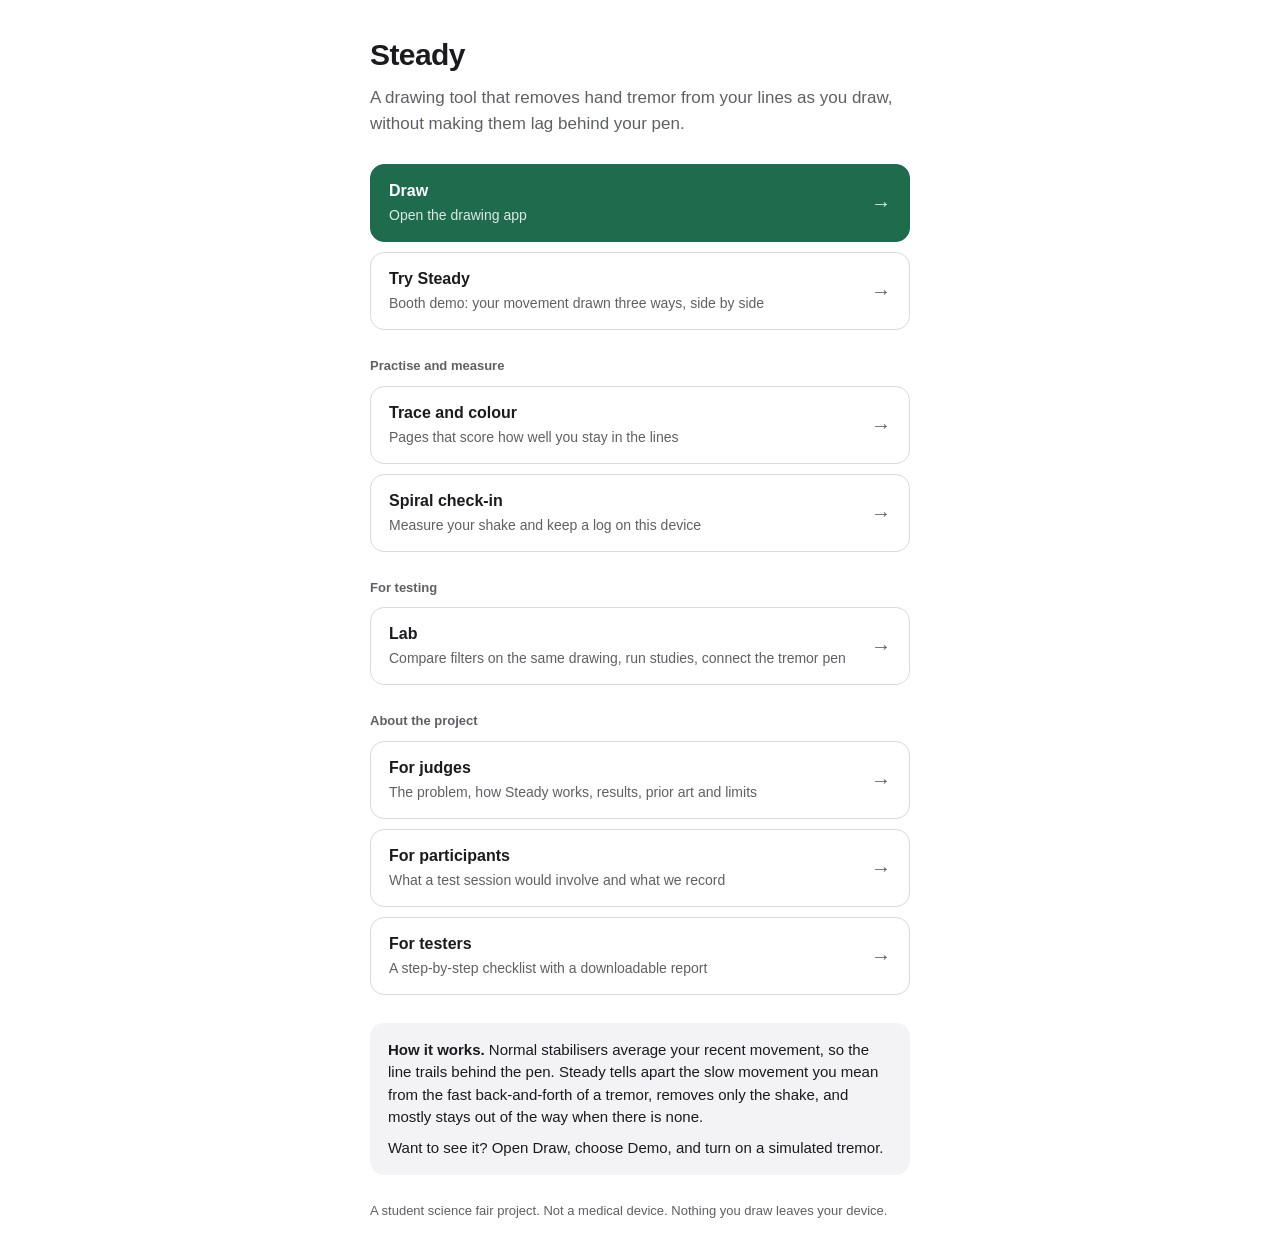
<file: index.html>
<!doctype html>
<html lang="en">
<head>
<meta charset="utf-8">
<meta name="viewport" content="width=device-width, initial-scale=1">
<meta name="color-scheme" content="light">
<meta name="description" content="Steady: a drawing tool that removes hand tremor from your lines as you draw, without making them lag.">
<link rel="manifest" href="manifest.webmanifest">
<link rel="apple-touch-icon" href="icons/apple-touch-icon.png">
<meta name="theme-color" content="#1f6b4e">
<title>Steady</title>
<style>
  :root { --ink: #1b1b1f; --muted: #5f6066; --line: #d9d9de; --panel-2: #f3f3f5; --steady: #1f6b4e; }
  * { box-sizing: border-box; }
  body { margin: 0; min-height: 100vh; display: grid; place-items: center; background: #fff; color: var(--ink);
    font: 16px/1.5 -apple-system, BlinkMacSystemFont, "Segoe UI", Roboto, "Helvetica Neue", Arial, sans-serif;
    padding: 32px 16px; -webkit-font-smoothing: antialiased; }
  main { width: 100%; max-width: 540px; }
  h1 { font-size: 30px; font-weight: 650; letter-spacing: -.02em; margin: 0 0 8px; }
  .lead { margin: 0 0 28px; color: var(--muted); font-size: 17px; }
  h2 { font-size: 13px; font-weight: 650; color: var(--muted); margin: 26px 0 10px; }
  a.go { display: flex; align-items: center; justify-content: space-between; gap: 16px; min-height: 64px; padding: 14px 18px;
    border: 1px solid var(--line); border-radius: 14px; color: var(--ink); text-decoration: none; margin-bottom: 10px; }
  a.go:hover { border-color: var(--ink); }
  a.go b { font-weight: 600; display: block; }
  a.go span { font-size: 14px; color: var(--muted); }
  a.go .arrow { font-size: 20px; color: var(--muted); }
  a.go.primary { background: var(--steady); border-color: var(--steady); color: #fff; min-height: 76px; }
  a.go.primary span, a.go.primary .arrow { color: rgba(255,255,255,.85); }
  a.go:focus-visible { outline: 2px solid var(--ink); outline-offset: 3px; }
  .how { margin: 28px 0 0; padding: 16px 18px; background: var(--panel-2); border-radius: 14px; font-size: 15px; }
  .how p { margin: 0 0 8px; } .how p:last-child { margin: 0; }
  footer { margin-top: 26px; font-size: 13px; color: var(--muted); }
</style>
</head>
<body>
<main>
  <h1>Steady</h1>
  <p class="lead">A drawing tool that removes hand tremor from your lines as you draw, without making them lag behind your pen.</p>

  <a class="go primary" href="draw.html"><div><b>Draw</b><span>Open the drawing app</span></div><span class="arrow" aria-hidden="true">→</span></a>

  <a class="go" href="booth.html"><div><b>Try Steady</b><span>Booth demo: your movement drawn three ways, side by side</span></div><span class="arrow" aria-hidden="true">→</span></a>

  <h2>Practise and measure</h2>
  <a class="go" href="trace.html"><div><b>Trace and colour</b><span>Pages that score how well you stay in the lines</span></div><span class="arrow" aria-hidden="true">→</span></a>
  <a class="go" href="checkin.html"><div><b>Spiral check-in</b><span>Measure your shake and keep a log on this device</span></div><span class="arrow" aria-hidden="true">→</span></a>

  <h2>For testing</h2>
  <a class="go" href="lab.html"><div><b>Lab</b><span>Compare filters on the same drawing, run studies, connect the tremor pen</span></div><span class="arrow" aria-hidden="true">→</span></a>

  <h2>About the project</h2>
  <a class="go" href="judges.html"><div><b>For judges</b><span>The problem, how Steady works, results, prior art and limits</span></div><span class="arrow" aria-hidden="true">→</span></a>
  <a class="go" href="participants.html"><div><b>For participants</b><span>What a test session would involve and what we record</span></div><span class="arrow" aria-hidden="true">→</span></a>
  <a class="go" href="testers.html"><div><b>For testers</b><span>A step-by-step checklist with a downloadable report</span></div><span class="arrow" aria-hidden="true">→</span></a>

  <div class="how">
    <p><b>How it works.</b> Normal stabilisers average your recent movement, so the line trails behind the pen. Steady
      tells apart the slow movement you mean from the fast back-and-forth of a tremor, removes only the shake, and
      mostly stays out of the way when there is none.</p>
    <p>Want to see it? Open Draw, choose Demo, and turn on a simulated tremor.</p>
  </div>

  <footer>A student science fair project. Not a medical device. Nothing you draw leaves your device.</footer>
</main>
<script>if ('serviceWorker' in navigator) navigator.serviceWorker.register('sw.js').catch(() => {});</script>
</body>
</html>
</file>
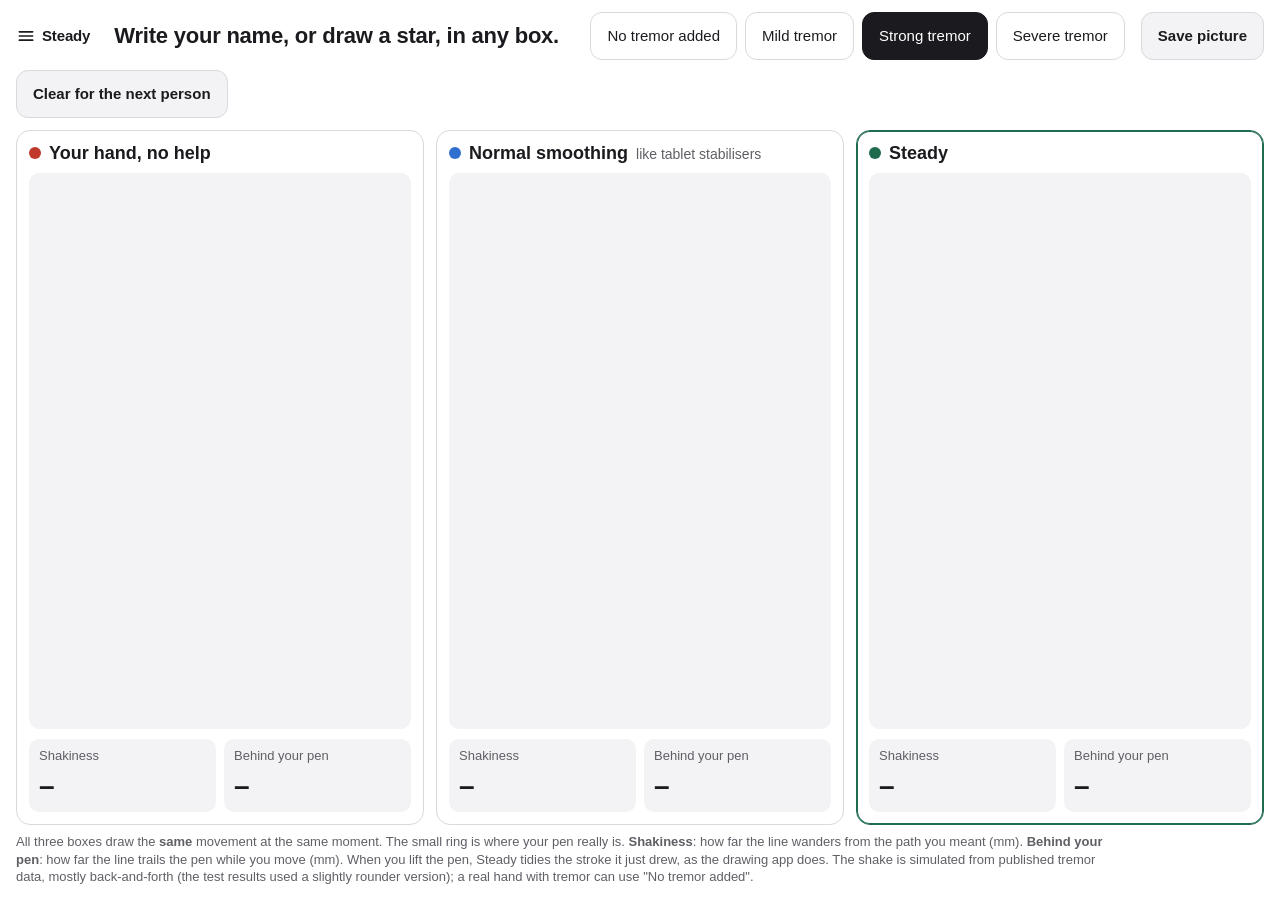
<file: booth.html>
<!doctype html>
<html lang="en">
<head>
<meta charset="utf-8">
<meta name="viewport" content="width=device-width, initial-scale=1, viewport-fit=cover">
<meta name="color-scheme" content="light">
<link rel="manifest" href="manifest.webmanifest">
<link rel="apple-touch-icon" href="icons/apple-touch-icon.png">
<meta name="theme-color" content="#1f6b4e">
<title>Try Steady</title>
<link rel="stylesheet" href="css/booth.css?v=26">
</head>
<body>
<header class="bar">
  <button class="mark site-menu" data-site-menu title="All pages">Steady</button>
  <p id="prompt" class="prompt" aria-live="polite">Write your name, or draw a star, in any box.</p>
  <div class="hand" role="group" aria-label="Simulated tremor added to your hand"></div>
  <button id="savePic" class="next">Save picture</button>
  <button id="next" class="next">Clear for the next person</button>
</header>

<main class="panels">
  <section class="panel" data-k="raw">
    <h2><span class="dot raw"></span>Your hand, no help</h2>
    <div class="pad"><canvas aria-label="Drawing area: your hand with no help"></canvas></div>
    <dl class="stats"><div><dt>Shakiness</dt><dd data-s="wob">–</dd></div><div><dt>Behind your pen</dt><dd data-s="lag">–</dd></div></dl>
  </section>
  <section class="panel" data-k="ema">
    <h2><span class="dot ema"></span>Normal smoothing <small>like tablet stabilisers</small></h2>
    <div class="pad"><canvas aria-label="Drawing area: normal smoothing"></canvas></div>
    <dl class="stats"><div><dt>Shakiness</dt><dd data-s="wob">–</dd></div><div><dt>Behind your pen</dt><dd data-s="lag">–</dd></div></dl>
  </section>
  <section class="panel steady" data-k="steady">
    <h2><span class="dot steady"></span>Steady <small id="hz"></small></h2>
    <div class="pad"><canvas aria-label="Drawing area: Steady"></canvas></div>
    <dl class="stats"><div><dt>Shakiness</dt><dd data-s="wob">–</dd></div><div><dt>Behind your pen</dt><dd data-s="lag">–</dd></div></dl>
  </section>
</main>

<footer class="foot">
  <p>All three boxes draw the <b>same</b> movement at the same moment. The small ring is where your pen really is.
    <b>Shakiness</b>: how far the line wanders from the path you meant (mm). <b>Behind your pen</b>: how far the line trails the pen while you move (mm). When you lift the pen, Steady tidies the
    stroke it just drew, as the drawing app does.
    The shake is simulated from published tremor data, mostly back-and-forth (the test results used a slightly rounder
    version); a real hand with tremor can use "No tremor added".</p>
</footer>

<script type="module" src="js/booth.js?v=26"></script>
<script type="module" src="js/sitemenu.js?v=26"></script>
<script>if ('serviceWorker' in navigator) navigator.serviceWorker.register('sw.js').catch(() => {});</script>
</body>
</html>
</file>
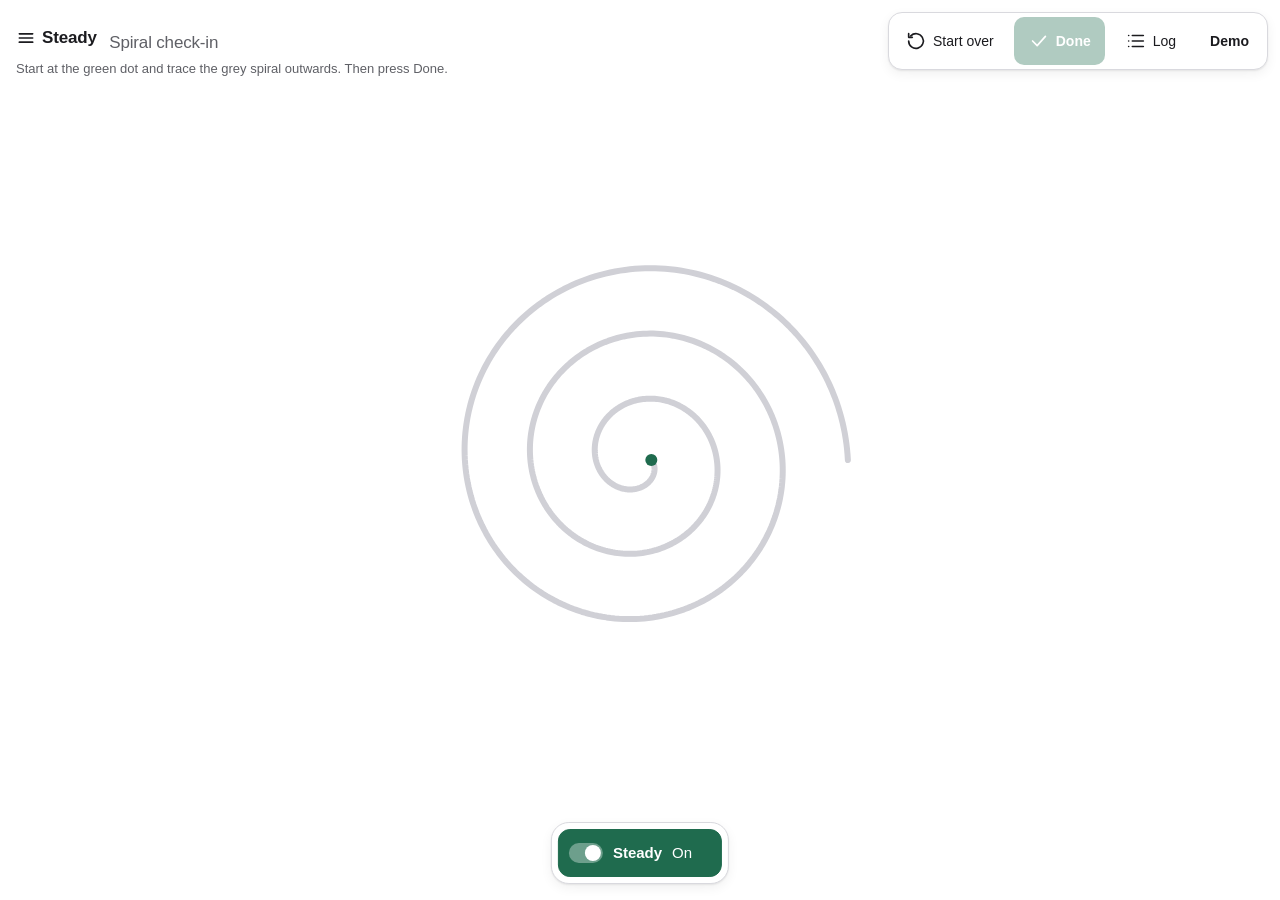
<file: checkin.html>
<!doctype html>
<html lang="en">
<head>
<meta charset="utf-8">
<meta name="viewport" content="width=device-width, initial-scale=1, viewport-fit=cover">
<meta name="color-scheme" content="light">
<link rel="manifest" href="manifest.webmanifest">
<link rel="apple-touch-icon" href="icons/apple-touch-icon.png">
<meta name="theme-color" content="#1f6b4e">
<title>Spiral check-in</title>
<link rel="stylesheet" href="css/draw.css?v=26">
<link rel="stylesheet" href="css/pages.css?v=26">
</head>
<body class="page">
<svg width="0" height="0" style="position:absolute" aria-hidden="true">
  <symbol id="i-restart" viewBox="0 0 24 24"><path d="M4 12a8 8 0 1 0 2.3-5.6"/><path d="M4 4v4h4"/></symbol>
  <symbol id="i-check" viewBox="0 0 24 24"><path d="m5 12 5 5 9-10"/></symbol>
  <symbol id="i-list" viewBox="0 0 24 24"><path d="M8 6h12M8 12h12M8 18h12"/><path d="M4 6h.01M4 12h.01M4 18h.01"/></symbol>
</svg>

<canvas id="guide" aria-hidden="true"></canvas>
<canvas id="ghost" aria-hidden="true"></canvas>
<canvas id="ink" aria-label="Spiral drawing area"></canvas>

<header class="top" data-ui>
  <div class="brand">
    <span class="mark"><button class="back site-menu" data-site-menu title="All pages">Steady</button> <span class="mark-sub">Spiral check-in</span></span>
    <span id="status" class="status" aria-live="polite">Trace the grey spiral from the centre outwards, then press Done.</span>
  </div>
  <div class="actions">
    <button id="restart" class="icon" title="Clear and start again"><svg><use href="#i-restart"/></svg><span>Start over</span></button>
    <button id="done" class="icon primary keep" disabled title="Measure this spiral"><svg><use href="#i-check"/></svg><span>Done</span></button>
    <button id="logBtn" class="icon" title="Your saved check-ins"><svg><use href="#i-list"/></svg><span>Log</span></button>
    <button id="demoBtn" class="icon keep" aria-haspopup="true" aria-expanded="false" title="Demonstration settings"><span>Demo</span></button>
  </div>
</header>

<nav class="dock" data-ui aria-label="Tools">
  <button id="steady" class="steady" role="switch" aria-checked="true" aria-label="Steady" title="Turn the tremor filter on or off">
    <span class="knob" aria-hidden="true"></span><span class="lbl">Steady</span><span id="steadyState" class="state">On</span>
  </button>
</nav>

<section id="sheet" class="sheet" aria-label="Result" hidden>
  <p class="pop-title">This check-in</p>
  <p class="big"><b id="rShake">–</b><span id="rShakeNote">shake size</span></p>
  <dl class="nums">
    <div><dt>Shake speed</dt><dd id="rHz">–</dd></div>
    <div><dt>Time</dt><dd id="rDur">–</dd></div>
    <div><dt>Off the spiral, your hand</dt><dd id="rErrRaw">–</dd></div>
    <div><dt>Off the spiral, with Steady</dt><dd id="rErrSteady">–</dd></div>
  </dl>
  <p id="rWarn" class="warn" hidden></p>
  <p id="rCal" class="fine" hidden>Real size is not set on this device, so millimetres assume a standard laptop screen.
    <button id="calNow" class="link-btn">Set real size</button></p>
  <div class="row">
    <button id="saveEntry" class="text primary">Save to my log</button>
    <button id="again" class="text">Try again</button>
  </div>
  <p class="fine">A personal record of how your drawing changes, not a medical test.</p>
</section>

<section id="logPanel" class="panel" aria-label="Check-in log" hidden>
  <div class="panel-in">
    <div class="panel-head"><h2>Your check-ins</h2><button id="logClose" class="text">Close</button></div>
    <p class="fine">Shake size over time (mm). Saved only on this device. Entries made with simulated tremor are marked "demo"; entries made before the real size was set are marked "size not set".</p>
    <canvas id="chart" class="chart" aria-label="Chart of shake size over time"></canvas>
    <div class="tablewrap"><table class="log"><thead><tr><th>Date</th><th>Shake</th><th>Speed</th><th>Off spiral (hand / Steady)</th><th>Note</th><th></th></tr></thead>
      <tbody id="logBody"></tbody></table></div>
    <p id="logEmpty" class="empty" hidden>No check-ins yet. Trace a spiral and press Done, then Save.</p>
    <div class="row"><button id="exportCsv" class="text">Download as CSV</button></div>
  </div>
</section>

<div id="demoPop" class="pop demo" role="dialog" aria-label="Demonstration settings" hidden>
  <p class="pop-title">Demonstration</p>
  <p class="pop-note">Adds an artificial shake so you can try the check-in. Saved entries are marked "demo".</p>
  <button id="synOn" class="row-switch" role="switch" aria-checked="false"><span>Simulate tremor</span><span class="mini"><span class="knob"></span></span></button>
  <div id="presetList" class="presets" role="group" aria-label="Kind of tremor to simulate"></div>
  <button id="ghostOn" class="row-switch" role="switch" aria-checked="false"><span>Show the raw, shaky line</span><span class="mini"><span class="knob"></span></span></button>
</div>

<script type="module" src="js/checkin.js?v=26"></script>
<script>if ('serviceWorker' in navigator) navigator.serviceWorker.register('sw.js').catch(() => {});</script>
<script type="module" src="js/sitemenu.js?v=26"></script>
</body>
</html>
</file>
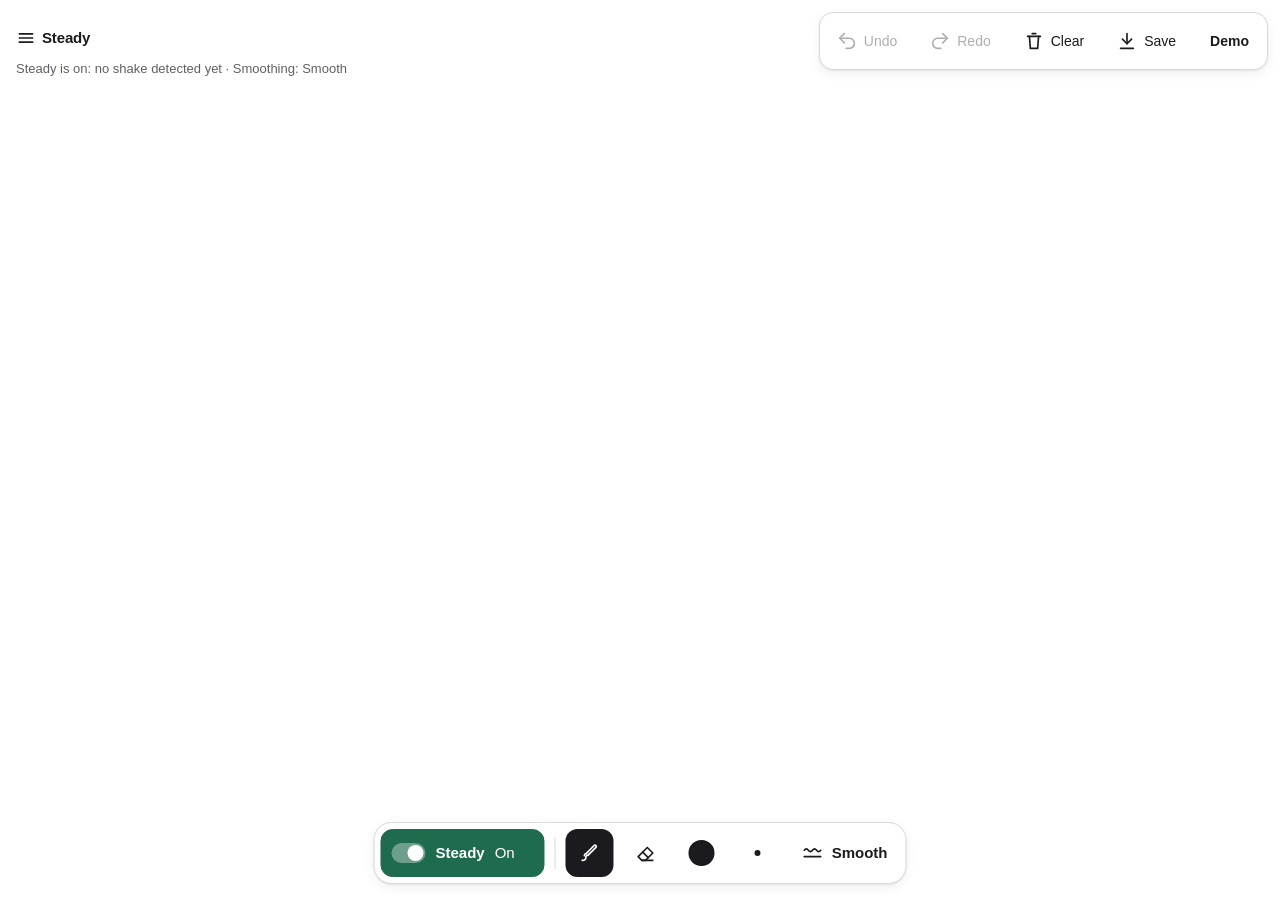
<file: draw.html>
<!doctype html>
<html lang="en">
<head>
<meta charset="utf-8">
<meta name="viewport" content="width=device-width, initial-scale=1, viewport-fit=cover">
<meta name="color-scheme" content="light">
<link rel="manifest" href="manifest.webmanifest">
<link rel="apple-touch-icon" href="icons/apple-touch-icon.png">
<meta name="theme-color" content="#1f6b4e">
<title>Steady</title>
<link rel="stylesheet" href="css/draw.css?v=26">
</head>
<body>
<svg width="0" height="0" style="position:absolute" aria-hidden="true">
  <symbol id="i-undo" viewBox="0 0 24 24"><path d="M9 14 4 9l5-5"/><path d="M4 9h10.5a5.5 5.5 0 0 1 0 11H11"/></symbol>
  <symbol id="i-redo" viewBox="0 0 24 24"><path d="m15 14 5-5-5-5"/><path d="M20 9H9.5a5.5 5.5 0 0 0 0 11H13"/></symbol>
  <symbol id="i-clear" viewBox="0 0 24 24"><path d="M5 7h14"/><path d="M10 4h4"/><path d="M7 7l1 13h8l1-13"/></symbol>
  <symbol id="i-save" viewBox="0 0 24 24"><path d="M12 4v11"/><path d="m7 10 5 5 5-5"/><path d="M5 20h14"/></symbol>
  <symbol id="i-brush" viewBox="0 0 24 24"><path d="M4 20c2.5 0 4-1.2 4-3.2 0-1.3 1-2.3 2.3-2.3"/><path d="M10.3 14.5 19 5.8a1.4 1.4 0 0 0-2-2L8.4 12.6"/><path d="M8.4 12.6c-1.2.2-2 1.1-2 2.3"/></symbol>
  <symbol id="i-smooth" viewBox="0 0 24 24"><path d="M3 9c1.5-2 3-2 4.5 0s3 2 4.5 0 3-2 4.5 0 3 2 4.5 0"/><path d="M3 16h18"/></symbol>
  <symbol id="i-eraser" viewBox="0 0 24 24"><path d="m8 20-4-4 10-10 6 6-8 8z"/><path d="M8 20h12"/><path d="m9 11 6 6"/></symbol>
</svg>

<canvas id="ghost" aria-hidden="true"></canvas>
<canvas id="race" aria-hidden="true"></canvas>
<canvas id="ink" aria-label="Drawing canvas"></canvas>

<header class="top" data-ui>
  <div class="brand">
    <button class="mark site-menu" data-site-menu title="All pages">Steady</button>
    <span id="status" class="status" aria-live="polite">Tremor filter on</span>
  </div>
  <div class="actions">
    <button id="undo" class="icon" title="Undo (Ctrl/Cmd+Z)" aria-label="Undo"><svg><use href="#i-undo"/></svg><span>Undo</span></button>
    <button id="redo" class="icon" title="Redo (Shift+Ctrl/Cmd+Z)" aria-label="Redo"><svg><use href="#i-redo"/></svg><span>Redo</span></button>
    <button id="clear" class="icon" title="Clear the page" aria-label="Clear"><svg><use href="#i-clear"/></svg><span id="clearLbl">Clear</span></button>
    <button id="save" class="icon" title="Save as PNG" aria-label="Save as PNG"><svg><use href="#i-save"/></svg><span>Save</span></button>
    <button id="demoBtn" class="icon keep" aria-haspopup="true" aria-expanded="false" title="Demonstration settings"><span>Demo</span></button>
  </div>
</header>

<nav class="dock" data-ui aria-label="Tools">
  <button id="steady" class="steady" role="switch" aria-checked="true" aria-label="Steady" title="Turn the tremor filter on or off (S)">
    <span class="knob" aria-hidden="true"></span><span class="lbl">Steady</span><span id="steadyState" class="state">On</span>
  </button>
  <span class="sep" aria-hidden="true"></span>
  <button id="toolBrush" class="tool on" aria-pressed="true" title="Brush (B)" aria-label="Brush"><svg><use href="#i-brush"/></svg></button>
  <button id="toolEraser" class="tool" aria-pressed="false" title="Eraser (E)" aria-label="Eraser"><svg><use href="#i-eraser"/></svg></button>
  <button id="colorBtn" class="tool" aria-haspopup="true" aria-expanded="false" title="Colour" aria-label="Colour"><span id="colorChip" class="chip"></span></button>
  <button id="sizeBtn" class="tool" aria-haspopup="true" aria-expanded="false" title="Brush size ([ and ])" aria-label="Brush size"><span id="sizeDot" class="dot"></span></button>
  <button id="smoothBtn" class="tool wide" aria-haspopup="true" aria-expanded="false" title="Line: smoothing and shake style" aria-label="Smoothing"><svg><use href="#i-smooth"/></svg><span id="smoothLbl">Smooth</span><b id="smoothBadge" class="badge" aria-hidden="true">1</b></button>
</nav>

<aside id="shakeCard" class="shake-card" aria-label="Your shake" hidden>
  <p class="pop-title">Your shake</p>
  <p id="shakeLine" class="shake-line">No clear shake yet</p>
  <dl class="shake-nums">
    <div><dt>Frequency</dt><dd id="shakeHz">&ndash;</dd></div>
    <div><dt>Size</dt><dd id="shakeMm">&ndash;</dd></div>
  </dl>
  <canvas id="shakeTrace" aria-hidden="true"></canvas>
  <p class="shake-cap">Last 2 s of drawing: your hand minus the Steady line (dark: side to side, grey: up and down)</p>
</aside>

<aside id="raceCard" class="shake-card race-card" aria-label="Lag race" hidden>
  <p class="pop-title">Lag race</p>
  <p class="race-key"><span class="key-item"><span class="sw sw-steady" id="raceSwatch"></span>Steady</span><span class="key-item"><span class="sw sw-stab"></span>Typical stabiliser</span></p>
  <dl class="shake-nums">
    <div><dt>Steady</dt><dd id="raceS">&ndash;</dd></div>
    <div><dt>Stabiliser</dt><dd id="raceR">&ndash;</dd></div>
  </dl>
  <p id="raceCap" class="shake-cap">How far each line is from your pen. Turn on Simulate tremor and draw quickly.</p>
</aside>

<div id="colorPop" class="pop" role="dialog" aria-label="Colour" hidden><div class="swatches" id="swatches"></div></div>
<div id="sizePop" class="pop" role="dialog" aria-label="Brush size" hidden><div class="sizes" id="sizes"></div></div>
<div id="smoothPop" class="pop list" role="dialog" aria-label="Line settings" hidden>
  <p class="pop-title">Smoothing</p>
  <p class="pop-note">While you draw, Steady keeps the line fast. When you lift the pen, the stroke can settle into a smoother line. The amount follows the shake Steady has measured.</p>
  <div id="smoothList" class="presets" role="group" aria-label="Smoothing amount"></div>
  <div id="styleSection" hidden>
  <p class="pop-title">Shake style <span class="tag">experimental</span></p>
  <p class="pop-note">Steady separates your shake from the line you meant. Instead of only deleting it, it can become part of the brush. The line still goes where you meant it to.</p>
  <p id="styleNote" class="pop-note warn-note" hidden>Turn Steady on to use a shake style.</p>
  <div id="styleList" class="presets" role="group" aria-label="Shake style"></div>
  </div>
</div>
<div id="demoPop" class="pop demo" role="dialog" aria-label="Demonstration settings" hidden>
  <p class="pop-title">Demonstration</p>
  <p class="pop-note">Adds an artificial shake to your input so you can see what Steady removes. Leave it off for real use.</p>
  <button id="synOn" class="row-switch" role="switch" aria-checked="false"><span>Simulate tremor</span><span class="mini"><span class="knob"></span></span></button>
  <div id="presetList" class="presets" role="group" aria-label="Kind of tremor to simulate"></div>
  <button id="ghostOn" class="row-switch" role="switch" aria-checked="false"><span>Show the raw, shaky line</span><span class="mini"><span class="knob"></span></span></button>
  <button id="shakeOn" class="row-switch" role="switch" aria-checked="false"><span>Show "Your shake" card</span><span class="mini"><span class="knob"></span></span></button>
  <button id="raceOn" class="row-switch" role="switch" aria-checked="false"><span>Lag race: also draw a typical stabiliser's line</span><span class="mini"><span class="knob"></span></span></button>
  <button id="expOn" class="row-switch" role="switch" aria-checked="false"><span>Show experimental shake styles (future work)</span><span class="mini"><span class="knob"></span></span></button>
  <button id="replayBtn" class="row-btn" title="Watch your last stroke again, slowed down (R)"><svg><use href="#i-redo"/></svg><span>Replay last stroke in slow motion</span></button>
  <button id="saveBA" class="row-btn" title="One picture: your raw input on the left, the Steady line on the right"><svg><use href="#i-save"/></svg><span>Save before/after picture</span></button>
  <button id="calBtn" class="row-btn" title="Match a card so millimetres are real on this screen"><span>Set real size (match a card)</span></button>
  <p id="calNote" class="pop-note"></p>
  <p class="pop-foot">More: <a href="trace.html">Trace and colour</a> · <a href="checkin.html">Spiral check-in</a> · <a href="lab.html">Lab</a></p>
</div>

<div id="flash" class="flash" role="status" aria-live="polite" hidden></div>

<script type="module" src="js/draw.js?v=26"></script>
<script>if ('serviceWorker' in navigator) navigator.serviceWorker.register('sw.js').catch(() => {});</script>
<script type="module" src="js/sitemenu.js?v=26"></script>
</body>
</html>
</file>
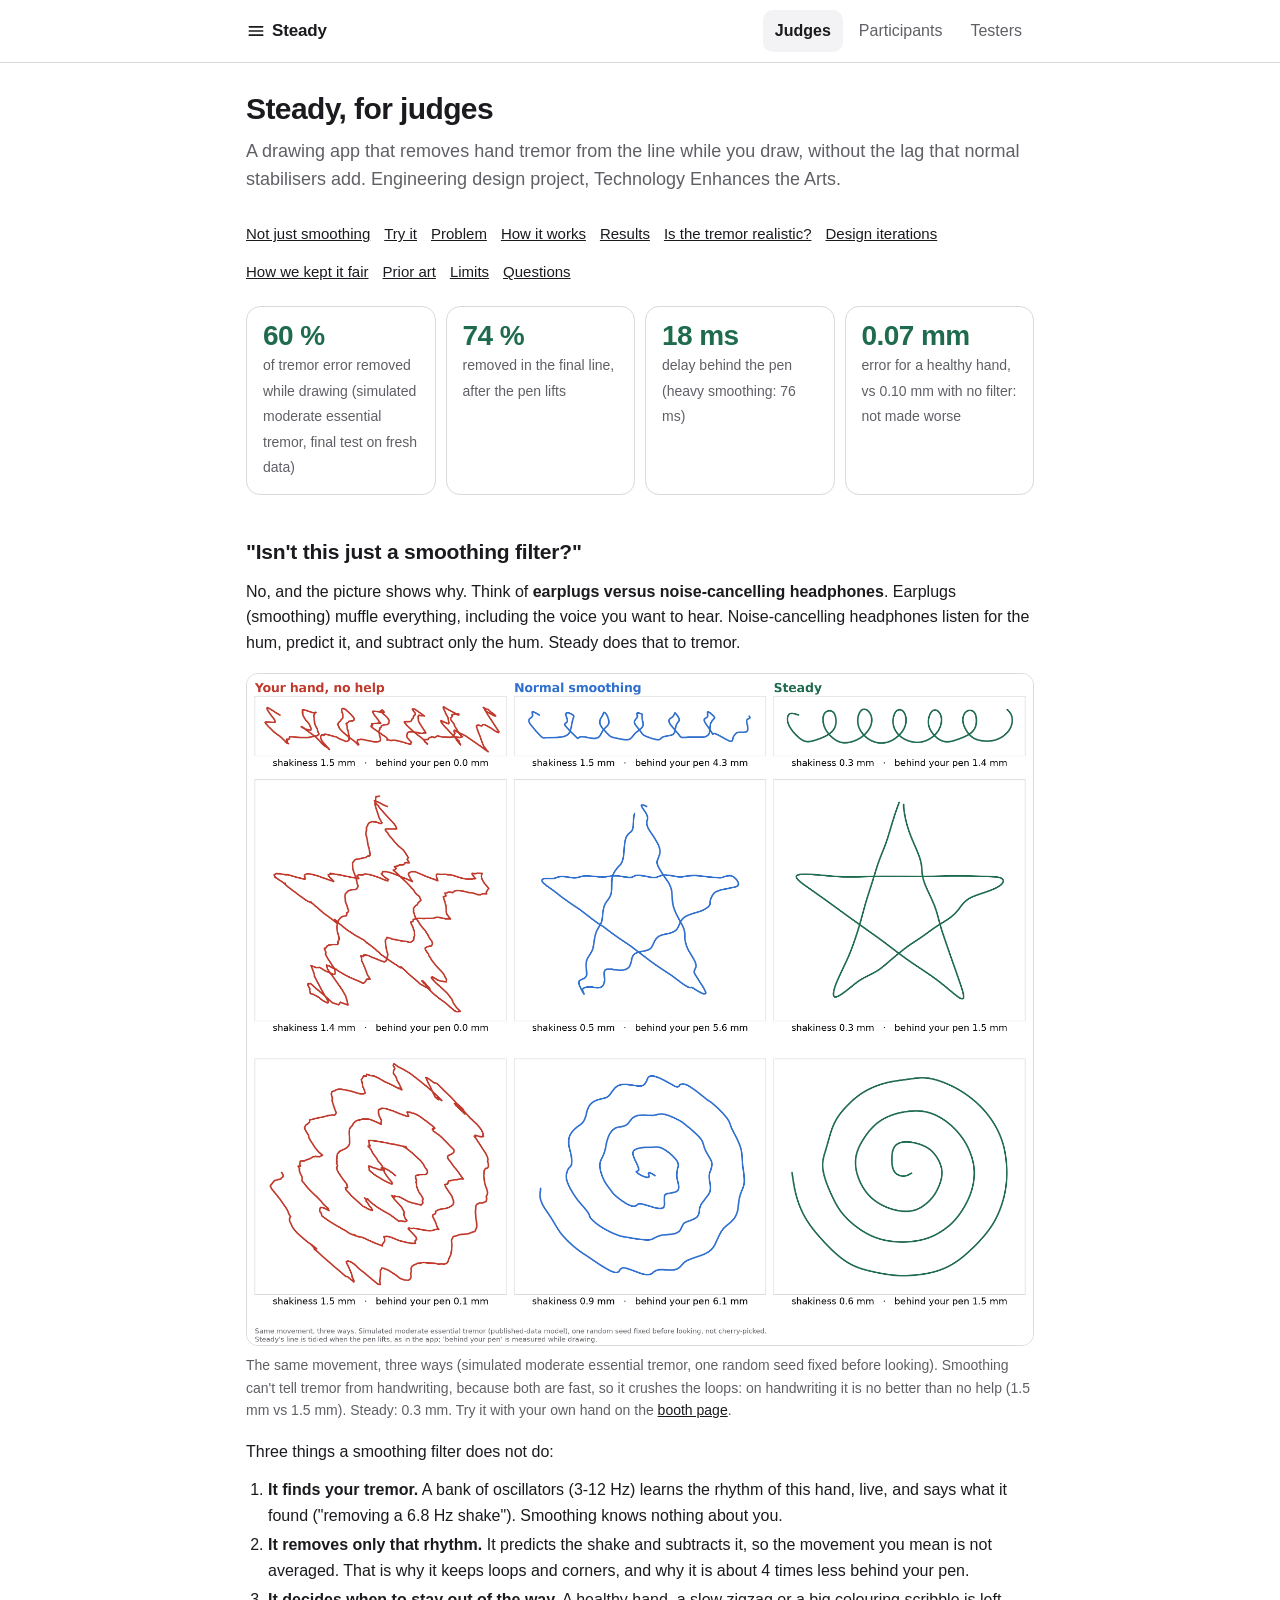
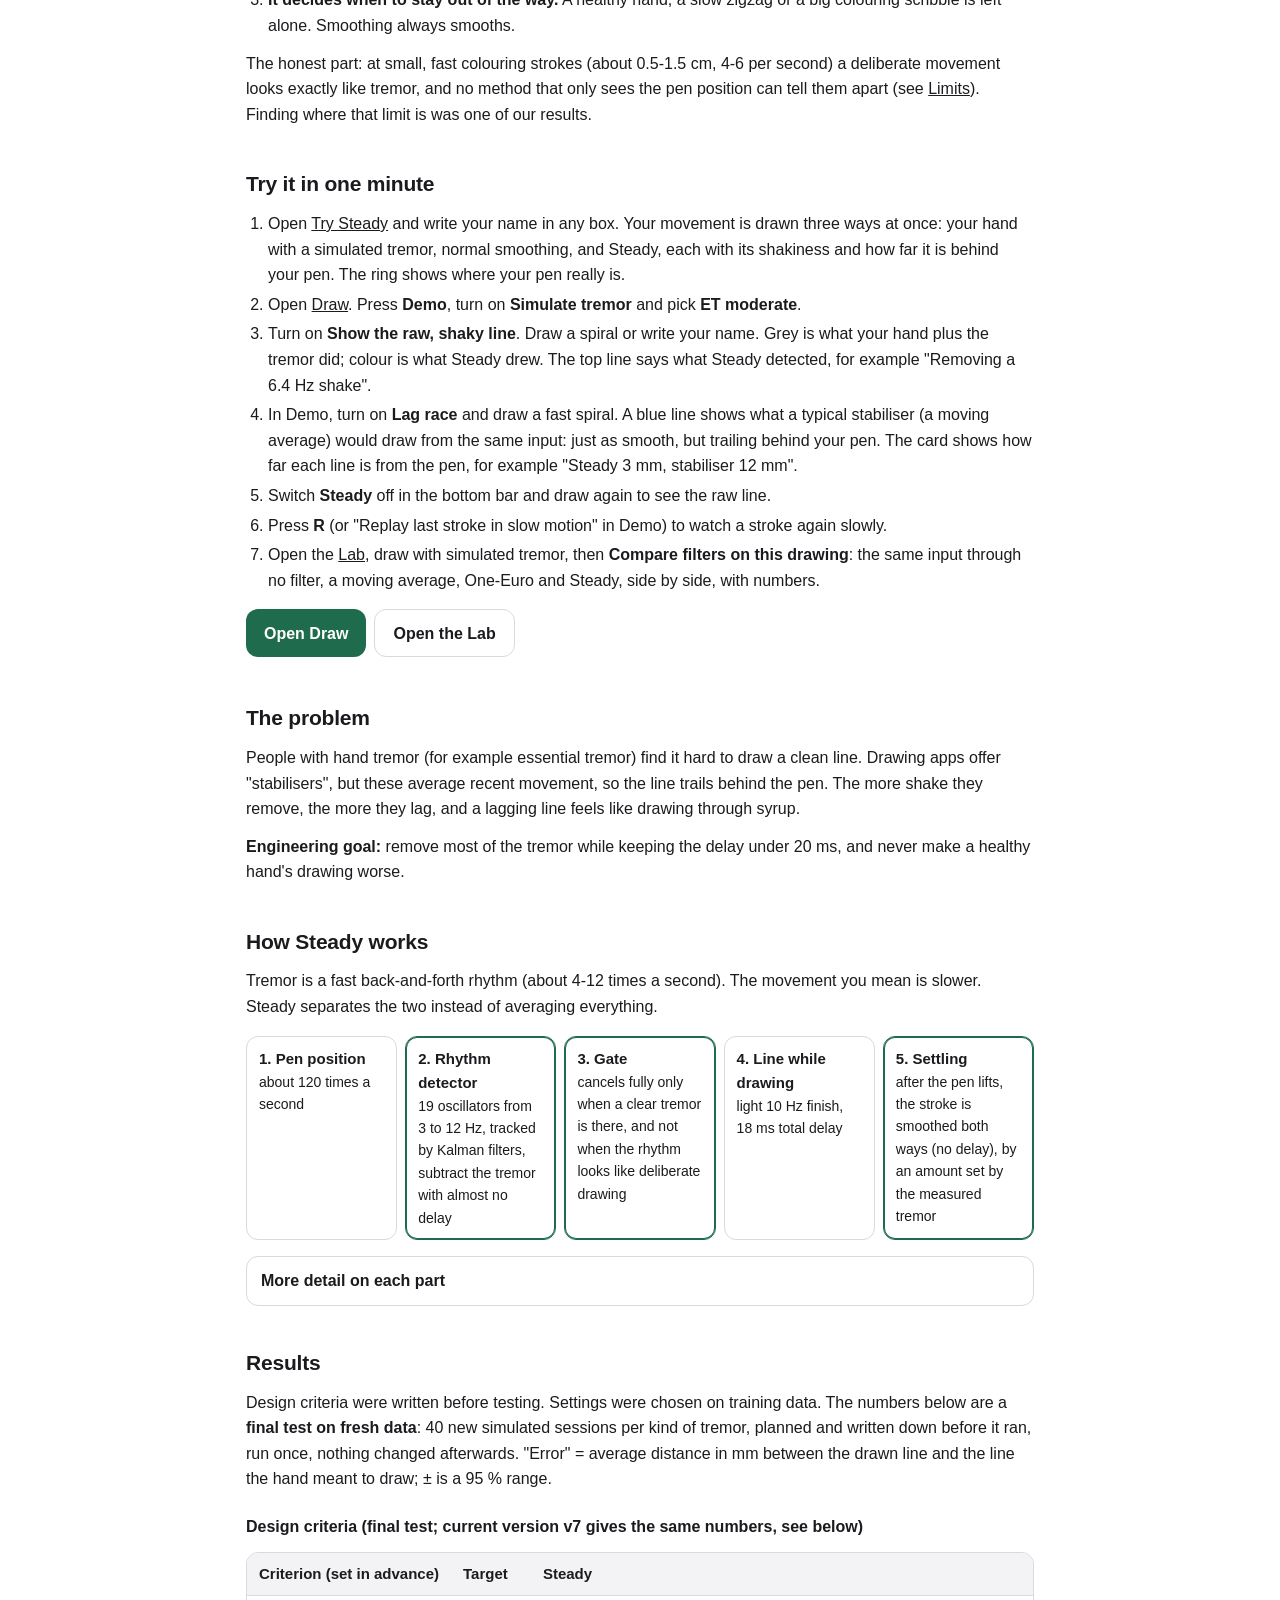
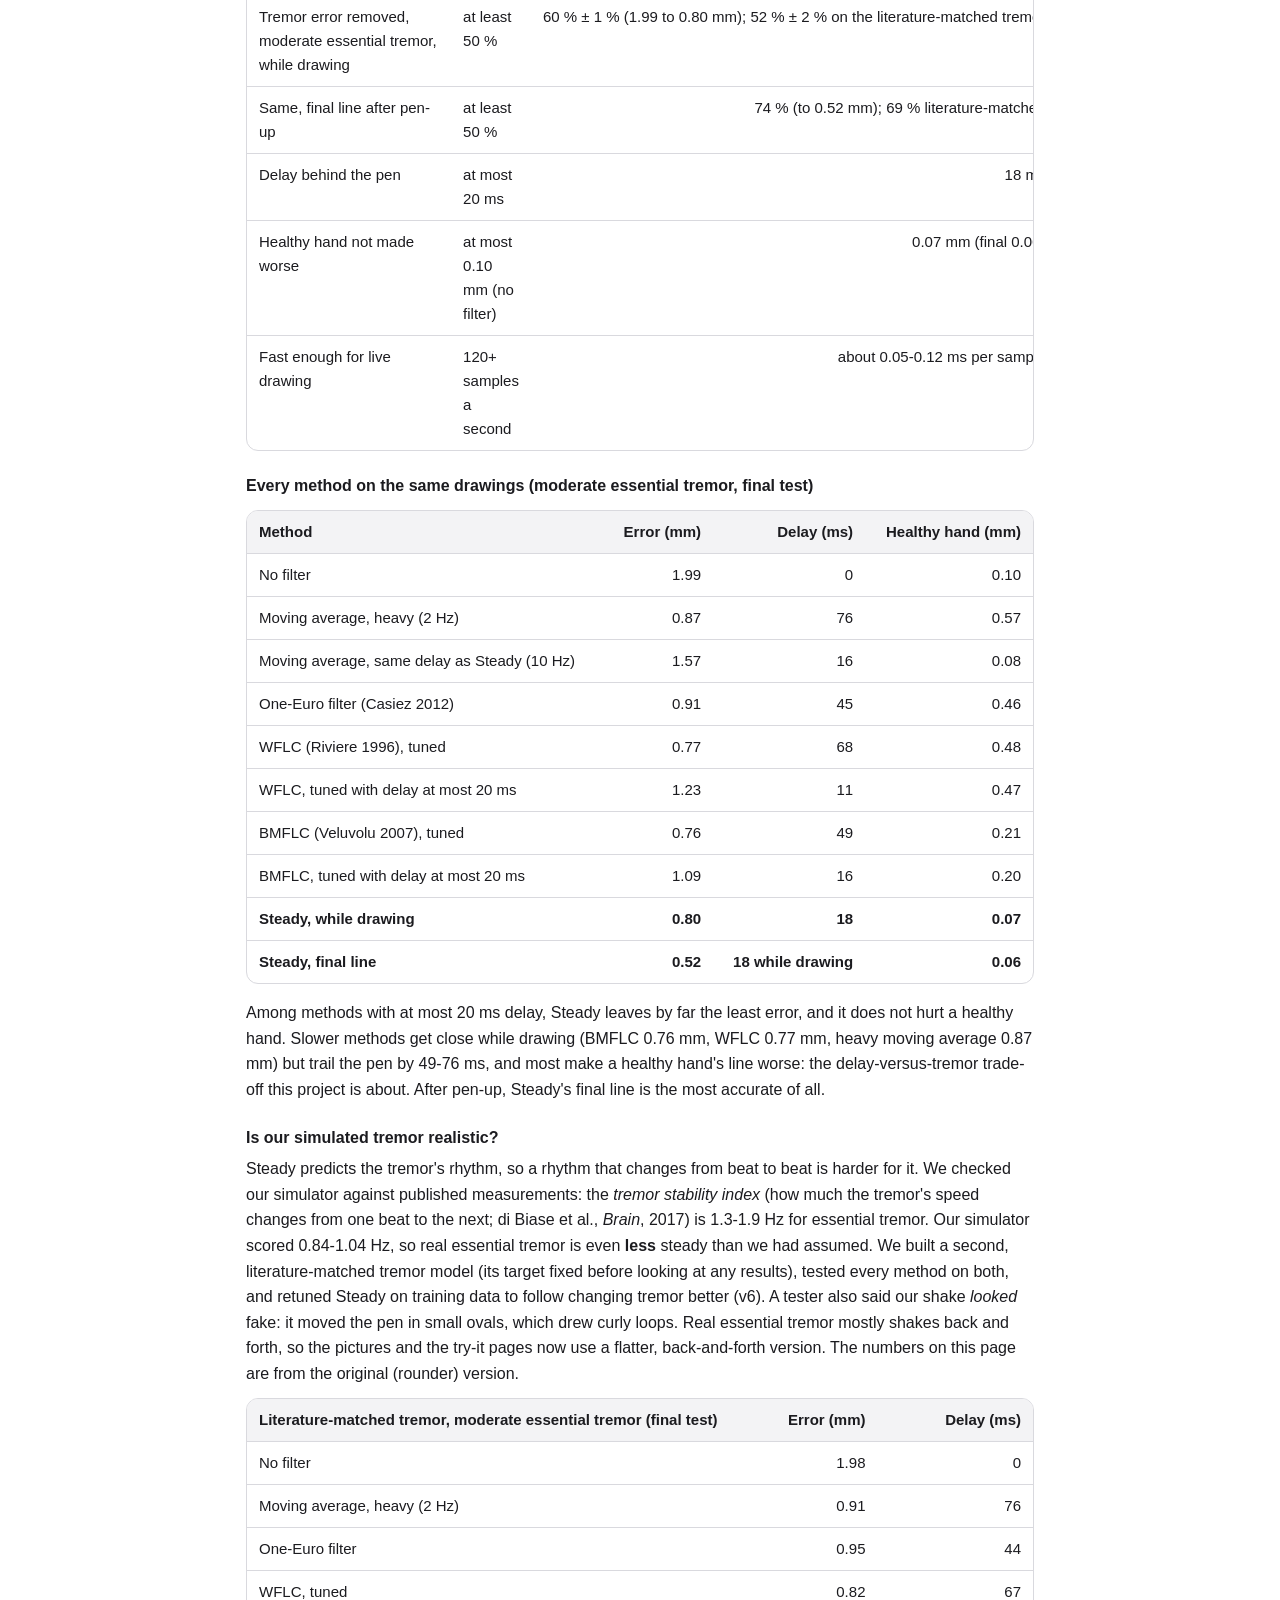
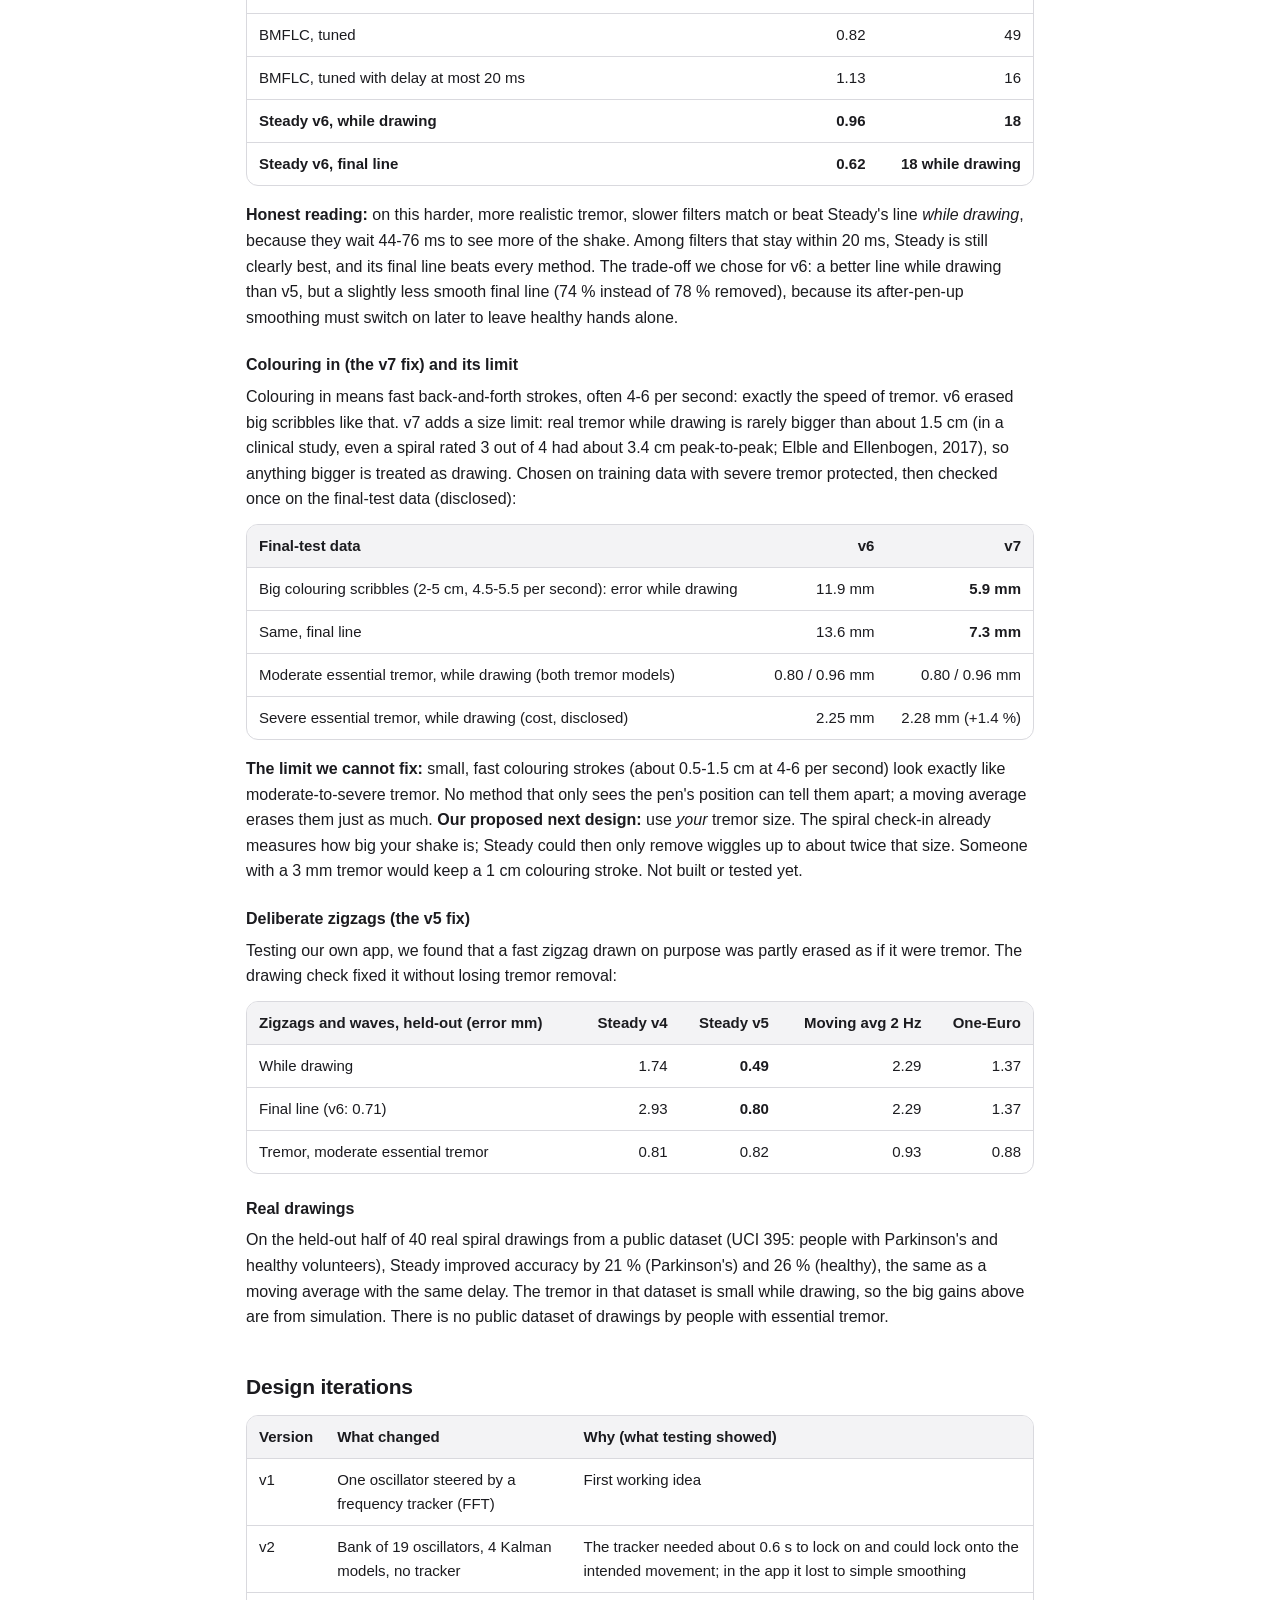
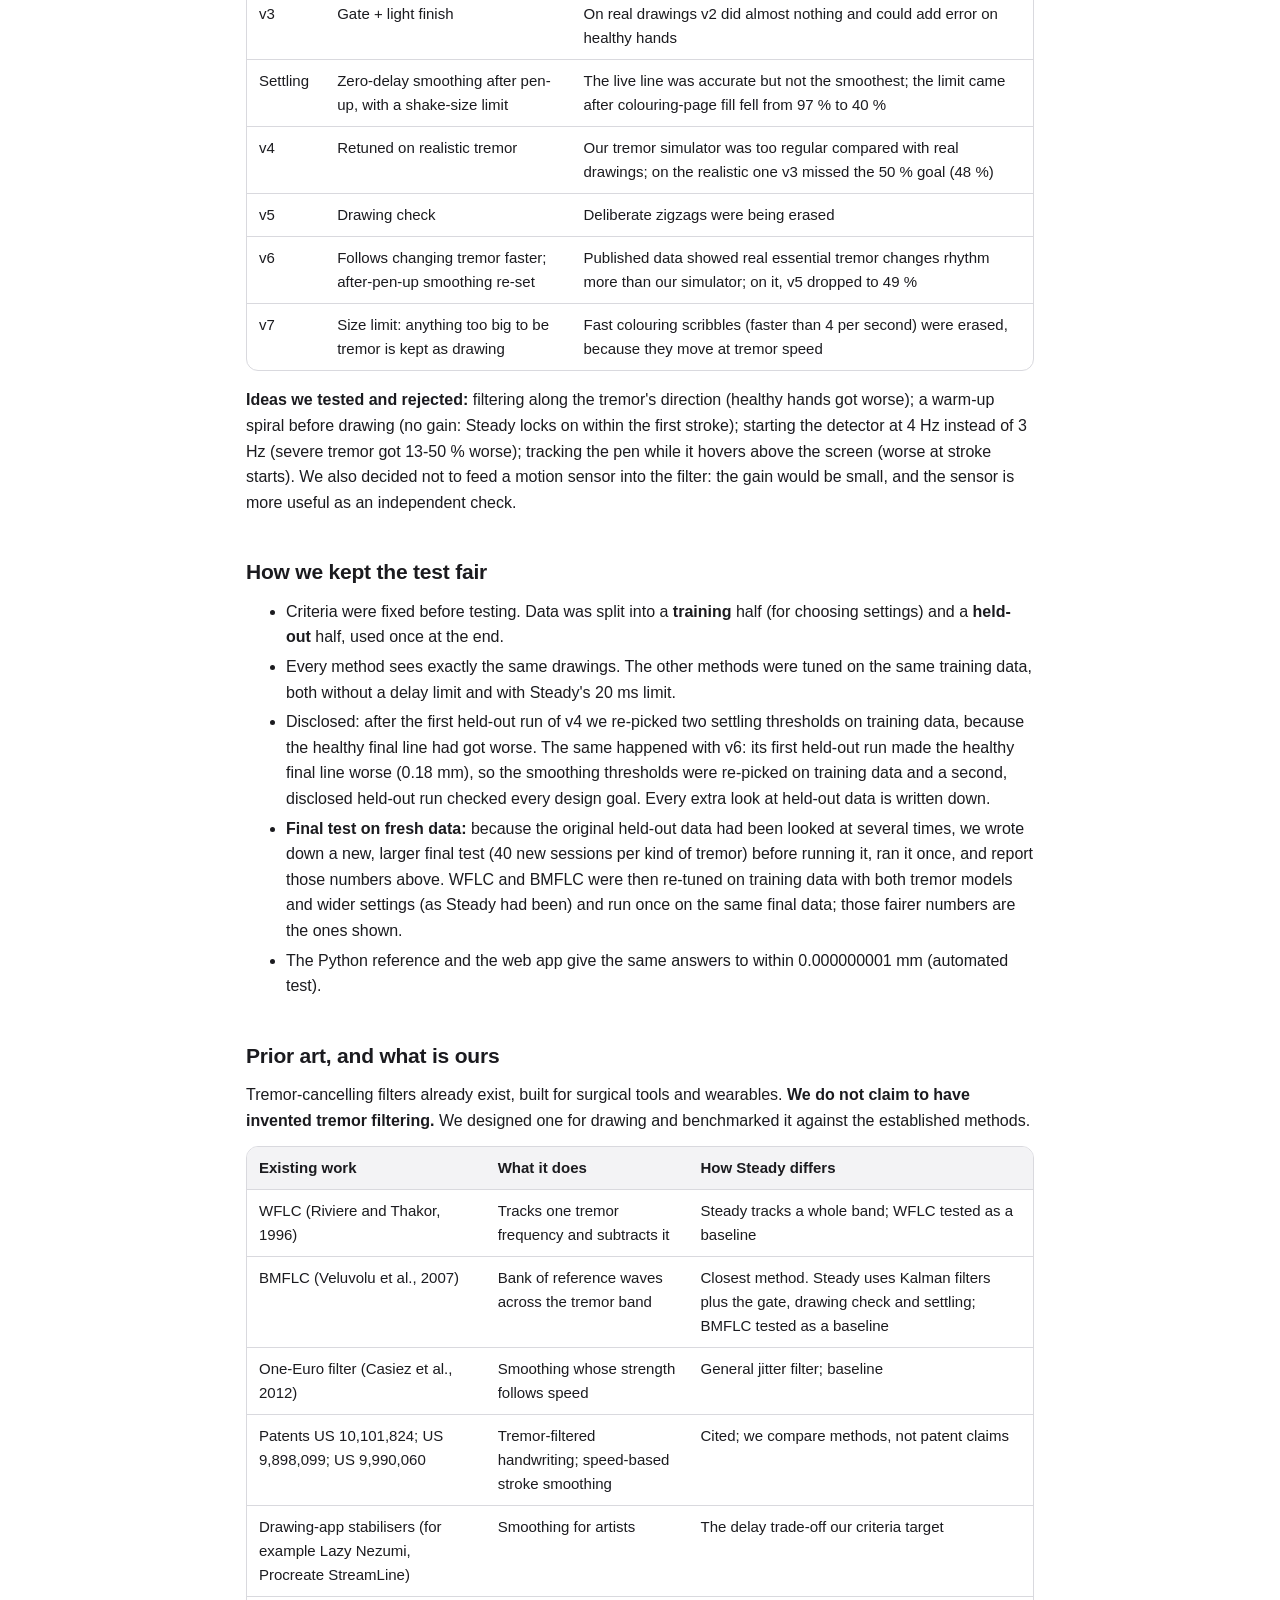
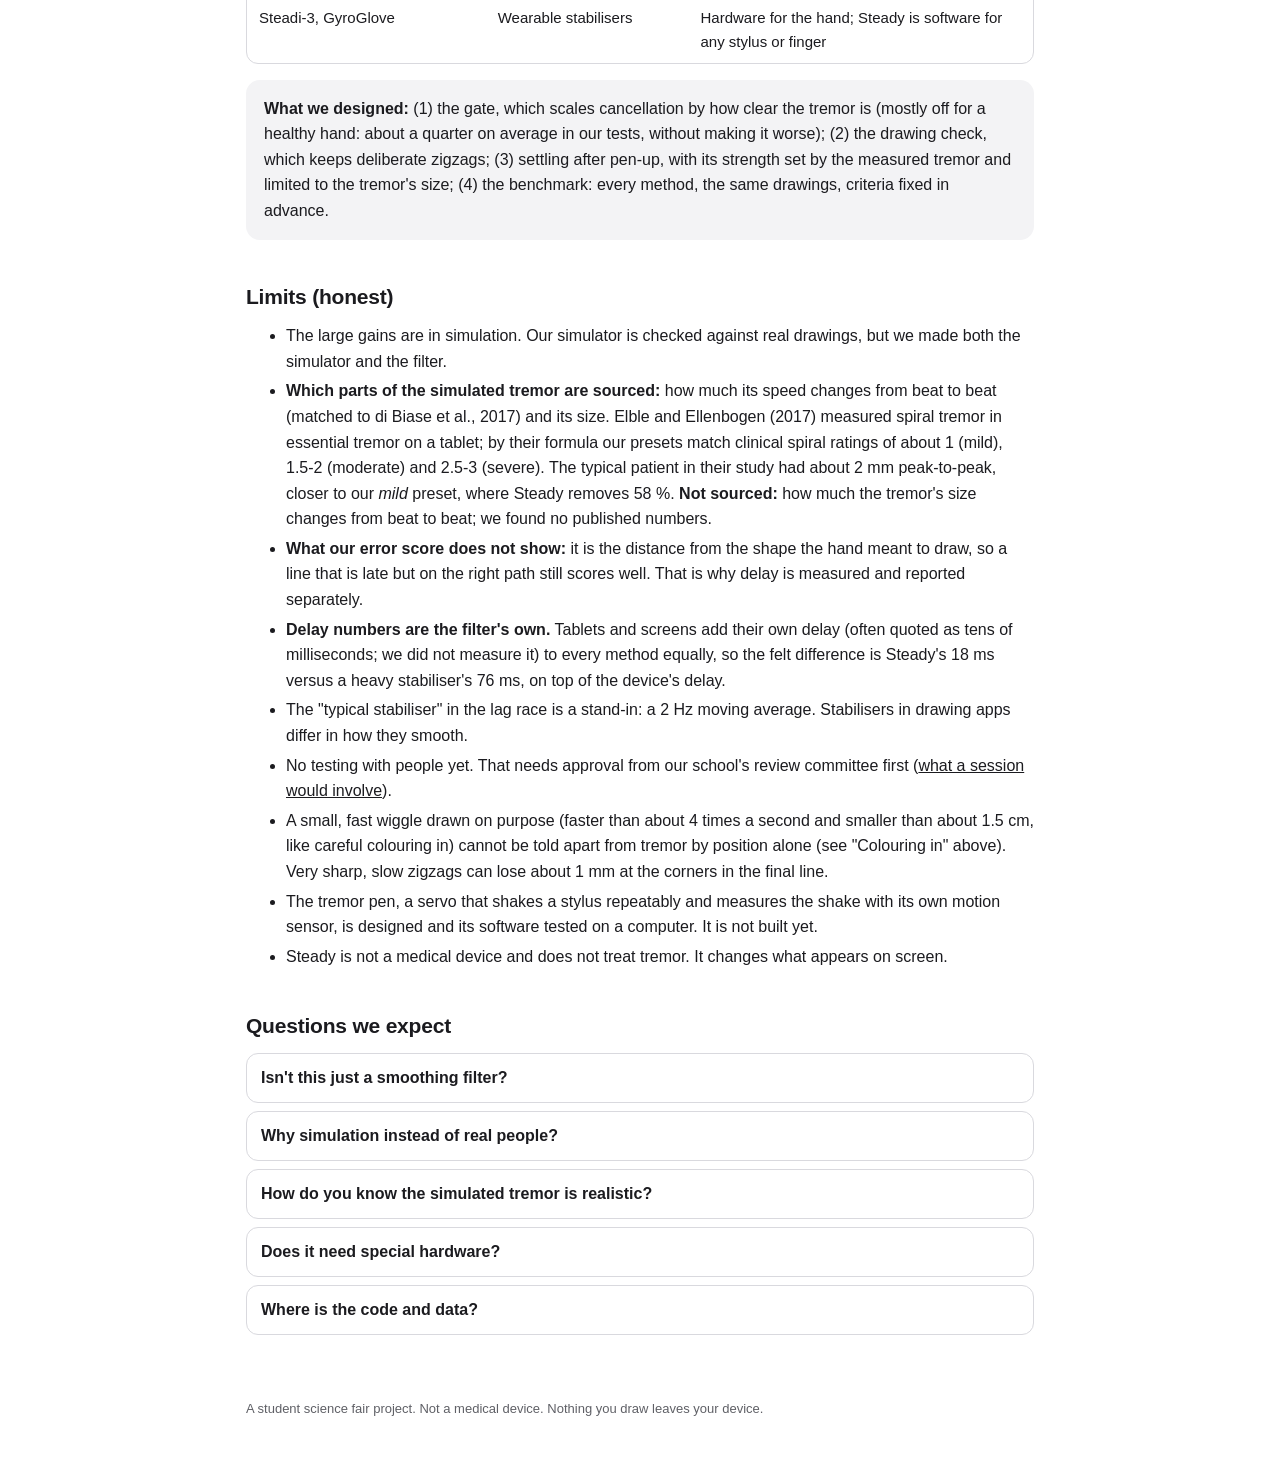
<file: judges.html>
<!doctype html>
<html lang="en">
<head>
<meta charset="utf-8">
<meta name="viewport" content="width=device-width, initial-scale=1">
<meta name="color-scheme" content="light">
<meta name="description" content="Steady for judges: the problem, how the filter works, the design criteria, held-out results, prior art and limits.">
<link rel="manifest" href="manifest.webmanifest">
<link rel="apple-touch-icon" href="icons/apple-touch-icon.png">
<meta name="theme-color" content="#1f6b4e">
<title>Steady for judges</title>
<link rel="stylesheet" href="css/info.css?v=26">
</head>
<body>
<header class="bar"><div class="bar-in">
  <button class="home site-menu" data-site-menu title="All pages">Steady</button>
  <nav aria-label="Sections"><a href="judges.html" aria-current="page">Judges</a><a href="participants.html">Participants</a><a href="testers.html">Testers</a></nav>
</div></header>

<main>
  <h1>Steady, for judges</h1>
  <p class="lead">A drawing app that removes hand tremor from the line while you draw, without the lag that normal
    stabilisers add. Engineering design project, Technology Enhances the Arts.</p>
  <ul class="toc" aria-label="On this page">
    <li><a href="#not-smoothing">Not just smoothing</a></li><li><a href="#try">Try it</a></li><li><a href="#problem">Problem</a></li><li><a href="#how">How it works</a></li>
    <li><a href="#results">Results</a></li><li><a href="#realistic">Is the tremor realistic?</a></li><li><a href="#iterations">Design iterations</a></li>
    <li><a href="#fair">How we kept it fair</a></li><li><a href="#prior">Prior art</a></li><li><a href="#limits">Limits</a></li>
    <li><a href="#faq">Questions</a></li>
  </ul>

  <div class="big-num" role="list">
    <div role="listitem"><b>60 %</b><span>of tremor error removed while drawing (simulated moderate essential tremor, final test on fresh data)</span></div>
    <div role="listitem"><b>74 %</b><span>removed in the final line, after the pen lifts</span></div>
    <div role="listitem"><b>18 ms</b><span>delay behind the pen (heavy smoothing: 76 ms)</span></div>
    <div role="listitem"><b>0.07 mm</b><span>error for a healthy hand, vs 0.10 mm with no filter: not made worse</span></div>
  </div>

  <h2 id="not-smoothing">"Isn't this just a smoothing filter?"</h2>
  <p>No, and the picture shows why. Think of <b>earplugs versus noise-cancelling headphones</b>. Earplugs (smoothing)
    muffle everything, including the voice you want to hear. Noise-cancelling headphones listen for the hum, predict
    it, and subtract only the hum. Steady does that to tremor.</p>
  <figure class="fig">
    <img src="img/steady-three-ways.png" width="3000" height="2561" loading="lazy"
      alt="The same handwriting loops, star and spiral drawn three ways. Your hand, no help: very shaky. Normal smoothing: less shaky but loops crushed and corners rounded, 4 to 6 mm behind the pen. Steady: clean loops, sharp star, round spiral, about 1.5 mm behind the pen.">
    <figcaption>The same movement, three ways (simulated moderate essential tremor, one random seed fixed before
      looking). Smoothing can't tell tremor from handwriting, because both are fast, so it crushes the loops: on
      handwriting it is no better than no help (1.5 mm vs 1.5 mm). Steady: 0.3 mm. Try it with your own hand on the
      <a href="booth.html">booth page</a>.</figcaption>
  </figure>
  <p>Three things a smoothing filter does not do:</p>
  <ol class="steps">
    <li><b>It finds your tremor.</b> A bank of oscillators (3-12 Hz) learns the rhythm of this hand, live, and says
      what it found ("removing a 6.8 Hz shake"). Smoothing knows nothing about you.</li>
    <li><b>It removes only that rhythm.</b> It predicts the shake and subtracts it, so the movement you mean is not
      averaged. That is why it keeps loops and corners, and why it is about 4 times less behind your pen.</li>
    <li><b>It decides when to stay out of the way.</b> A healthy hand, a slow zigzag or a big colouring scribble is left
      alone. Smoothing always smooths.</li>
  </ol>
  <p>The honest part: at small, fast colouring strokes (about 0.5-1.5 cm, 4-6 per second) a deliberate movement
    looks exactly like tremor, and no method that only sees the pen position can tell them apart (see
    <a href="#limits">Limits</a>). Finding where that limit is was one of our results.</p>

  <h2 id="try">Try it in one minute</h2>
  <ol class="steps">
    <li>Open <a href="booth.html">Try Steady</a> and write your name in any box. Your movement is drawn three ways at
      once: your hand with a simulated tremor, normal smoothing, and Steady, each with its shakiness and how far it is
      behind your pen. The ring shows where your pen really is.</li>
    <li>Open <a href="draw.html">Draw</a>. Press <b>Demo</b>, turn on <b>Simulate tremor</b> and pick <b>ET moderate</b>.</li>
    <li>Turn on <b>Show the raw, shaky line</b>. Draw a spiral or write your name. Grey is what your hand plus the
      tremor did; colour is what Steady drew. The top line says what Steady detected, for example "Removing a 6.4 Hz shake".</li>
    <li>In Demo, turn on <b>Lag race</b> and draw a fast spiral. A blue line shows what a typical stabiliser (a moving
      average) would draw from the same input: just as smooth, but trailing behind your pen. The card shows how far each
      line is from the pen, for example "Steady 3 mm, stabiliser 12 mm".</li>
    <li>Switch <b>Steady</b> off in the bottom bar and draw again to see the raw line.</li>
    <li>Press <b>R</b> (or "Replay last stroke in slow motion" in Demo) to watch a stroke again slowly.</li>
    <li>Open the <a href="lab.html">Lab</a>, draw with simulated tremor, then <b>Compare filters on this drawing</b>:
      the same input through no filter, a moving average, One-Euro and Steady, side by side, with numbers.</li>
  </ol>
  <p><a class="go" href="draw.html">Open Draw</a><a class="go ghost" href="lab.html">Open the Lab</a></p>

  <h2 id="problem">The problem</h2>
  <p>People with hand tremor (for example essential tremor) find it hard to draw a clean line. Drawing apps offer
    "stabilisers", but these average recent movement, so the line trails behind the pen. The more shake they remove,
    the more they lag, and a lagging line feels like drawing through syrup.</p>
  <p><b>Engineering goal:</b> remove most of the tremor while keeping the delay under 20 ms, and never make a healthy
    hand's drawing worse.</p>

  <h2 id="how">How Steady works</h2>
  <p>Tremor is a fast back-and-forth rhythm (about 4-12 times a second). The movement you mean is slower. Steady
    separates the two instead of averaging everything.</p>
  <ol class="flow" aria-label="Steps from pen to line">
    <li><b>1. Pen position</b>about 120 times a second</li>
    <li class="key"><b>2. Rhythm detector</b>19 oscillators from 3 to 12 Hz, tracked by Kalman filters, subtract the tremor with almost no delay</li>
    <li class="key"><b>3. Gate</b>cancels fully only when a clear tremor is there, and not when the rhythm looks like deliberate drawing</li>
    <li><b>4. Line while drawing</b>light 10 Hz finish, 18 ms total delay</li>
    <li class="key"><b>5. Settling</b>after the pen lifts, the stroke is smoothed both ways (no delay), by an amount set by the measured tremor</li>
  </ol>
  <details><summary>More detail on each part</summary>
    <p><b>Rhythm detector.</b> Each oscillator models a tremor at one frequency (3, 3.5, ... 12 Hz). A Kalman filter
      estimates how much of each is in the pen movement. Four copies with different "how fast can the tremor change"
      settings run side by side and are weighted by how well they predict the pen. The tremor estimate is subtracted
      from the position, which leaves the intended movement without averaging it.</p>
    <p><b>Gate.</b> On a healthy hand there is little rhythm to remove, and trying anyway adds error. So the
      cancellation fades in only when the detected tremor is larger than about 0.1-0.3 mm. We added this after real
      drawings showed that the ungated filter did nothing useful. Honest note: v6 reads a healthy hand's tiny tremor as a
      little bigger, so for a healthy hand the gate is partly on (about a quarter on average in our tests). That does
      not make healthy drawing worse (0.08 mm vs 0.10 mm with no filter).</p>
    <p><b>Drawing check (v5) and size limit (v7).</b> A rhythm that is slow (under about 4 Hz) and big (over about 1 mm)
      is far more likely a zigzag you mean to draw than tremor, so Steady leaves it alone. So is any rhythm far bigger
      than tremor gets while drawing (detected size above about 16 mm), whatever its speed, which keeps big colouring
      scribbles.</p>
    <p><b>Settling.</b> While you draw, Steady cannot see the future, so it must stay fast. After pen-up the whole
      stroke is known, and a zero-phase filter (run forwards and backwards) smooths it without delay. Its strength
      follows the tremor Steady measured, and points may move at most about twice the tremor size, so real shapes keep
      their size.</p>
  </details>

  <h2 id="results">Results</h2>
  <p>Design criteria were written before testing. Settings were chosen on training data. The numbers below are a
    <b>final test on fresh data</b>: 40 new simulated sessions per kind of tremor, planned and written down before it
    ran, run once, nothing changed afterwards. "Error" = average distance in mm between the drawn line and the line the
    hand meant to draw; ± is a 95 % range.</p>
  <h3>Design criteria (final test; current version v7 gives the same numbers, see below)</h3>
  <div class="table"><table>
    <thead><tr><th>Criterion (set in advance)</th><th>Target</th><th>Steady</th><th>Pass</th></tr></thead>
    <tbody>
      <tr><td>Tremor error removed, moderate essential tremor, while drawing</td><td>at least 50 %</td><td class="n">60 % ± 1 % (1.99 to 0.80 mm); 52 % ± 2 % on the literature-matched tremor</td><td class="yes">yes</td></tr>
      <tr><td>Same, final line after pen-up</td><td>at least 50 %</td><td class="n">74 % (to 0.52 mm); 69 % literature-matched</td><td class="yes">yes</td></tr>
      <tr><td>Delay behind the pen</td><td>at most 20 ms</td><td class="n">18 ms</td><td class="yes">yes</td></tr>
      <tr><td>Healthy hand not made worse</td><td>at most 0.10 mm (no filter)</td><td class="n">0.07 mm (final 0.06)</td><td class="yes">yes</td></tr>
      <tr><td>Fast enough for live drawing</td><td>120+ samples a second</td><td class="n">about 0.05-0.12 ms per sample</td><td class="yes">yes</td></tr>
    </tbody>
  </table></div>

  <h3>Every method on the same drawings (moderate essential tremor, final test)</h3>
  <div class="table"><table>
    <thead><tr><th>Method</th><th class="n">Error (mm)</th><th class="n">Delay (ms)</th><th class="n">Healthy hand (mm)</th></tr></thead>
    <tbody>
      <tr><td>No filter</td><td class="n">1.99</td><td class="n">0</td><td class="n">0.10</td></tr>
      <tr><td>Moving average, heavy (2 Hz)</td><td class="n">0.87</td><td class="n">76</td><td class="n">0.57</td></tr>
      <tr><td>Moving average, same delay as Steady (10 Hz)</td><td class="n">1.57</td><td class="n">16</td><td class="n">0.08</td></tr>
      <tr><td>One-Euro filter (Casiez 2012)</td><td class="n">0.91</td><td class="n">45</td><td class="n">0.46</td></tr>
      <tr><td>WFLC (Riviere 1996), tuned</td><td class="n">0.77</td><td class="n">68</td><td class="n">0.48</td></tr>
      <tr><td>WFLC, tuned with delay at most 20 ms</td><td class="n">1.23</td><td class="n">11</td><td class="n">0.47</td></tr>
      <tr><td>BMFLC (Veluvolu 2007), tuned</td><td class="n">0.76</td><td class="n">49</td><td class="n">0.21</td></tr>
      <tr><td>BMFLC, tuned with delay at most 20 ms</td><td class="n">1.09</td><td class="n">16</td><td class="n">0.20</td></tr>
      <tr class="us"><td>Steady, while drawing</td><td class="n">0.80</td><td class="n">18</td><td class="n">0.07</td></tr>
      <tr class="us"><td>Steady, final line</td><td class="n">0.52</td><td class="n">18 while drawing</td><td class="n">0.06</td></tr>
    </tbody>
  </table></div>
  <p>Among methods with at most 20 ms delay, Steady leaves by far the least error, and it does not hurt a healthy hand.
    Slower methods get close while drawing (BMFLC 0.76 mm, WFLC 0.77 mm, heavy moving average 0.87 mm) but trail the pen by 49-76 ms,
    and most make a healthy hand's line worse: the delay-versus-tremor trade-off this project is about. After pen-up,
    Steady's final line is the most accurate of all.</p>

  <h3 id="realistic">Is our simulated tremor realistic?</h3>
  <p>Steady predicts the tremor's rhythm, so a rhythm that changes from beat to beat is harder for it. We checked our
    simulator against published measurements: the <i>tremor stability index</i> (how much the tremor's speed changes from
    one beat to the next; di Biase et al., <i>Brain</i>, 2017) is 1.3-1.9 Hz for essential tremor. Our simulator scored
    0.84-1.04 Hz, so real essential tremor is even <b>less</b> steady than we had assumed. We built a second,
    literature-matched tremor model (its target fixed before looking at any results), tested every method on both, and
    retuned Steady on training data to follow changing tremor better (v6).
    A tester also said our shake <i>looked</i> fake: it moved the pen in small ovals, which drew curly loops. Real
    essential tremor mostly shakes back and forth, so the pictures and the try-it pages now use a flatter, back-and-forth
    version. The numbers on this page are from the original (rounder) version.</p>
  <div class="table"><table>
    <thead><tr><th>Literature-matched tremor, moderate essential tremor (final test)</th><th class="n">Error (mm)</th><th class="n">Delay (ms)</th></tr></thead>
    <tbody>
      <tr><td>No filter</td><td class="n">1.98</td><td class="n">0</td></tr>
      <tr><td>Moving average, heavy (2 Hz)</td><td class="n">0.91</td><td class="n">76</td></tr>
      <tr><td>One-Euro filter</td><td class="n">0.95</td><td class="n">44</td></tr>
      <tr><td>WFLC, tuned</td><td class="n">0.82</td><td class="n">67</td></tr>
      <tr><td>BMFLC, tuned</td><td class="n">0.82</td><td class="n">49</td></tr>
      <tr><td>BMFLC, tuned with delay at most 20 ms</td><td class="n">1.13</td><td class="n">16</td></tr>
      <tr class="us"><td>Steady v6, while drawing</td><td class="n">0.96</td><td class="n">18</td></tr>
      <tr class="us"><td>Steady v6, final line</td><td class="n">0.62</td><td class="n">18 while drawing</td></tr>
    </tbody>
  </table></div>
  <p><b>Honest reading:</b> on this harder, more realistic tremor, slower filters match or beat Steady's line
    <i>while drawing</i>, because they wait 44-76 ms to see more of the shake. Among filters that stay within 20 ms,
    Steady is still clearly best, and its final line beats every method. The trade-off we chose for v6: a better line
    while drawing than v5, but a slightly less smooth final line (74 % instead of 78 % removed), because its after-pen-up
    smoothing must switch on later to leave healthy hands alone.</p>

  <h3>Colouring in (the v7 fix) and its limit</h3>
  <p>Colouring in means fast back-and-forth strokes, often 4-6 per second: exactly the speed of tremor. v6 erased big
    scribbles like that. v7 adds a size limit: real tremor while drawing is rarely bigger than about 1.5 cm (in a
    clinical study, even a spiral rated 3 out of 4 had about 3.4 cm peak-to-peak; Elble and Ellenbogen, 2017), so
    anything bigger is treated as drawing. Chosen on training data with severe tremor protected, then checked once on the
    final-test data (disclosed):</p>
  <div class="table"><table>
    <thead><tr><th>Final-test data</th><th class="n">v6</th><th class="n">v7</th></tr></thead>
    <tbody>
      <tr><td>Big colouring scribbles (2-5 cm, 4.5-5.5 per second): error while drawing</td><td class="n">11.9 mm</td><td class="n"><b>5.9 mm</b></td></tr>
      <tr><td>Same, final line</td><td class="n">13.6 mm</td><td class="n"><b>7.3 mm</b></td></tr>
      <tr><td>Moderate essential tremor, while drawing (both tremor models)</td><td class="n">0.80 / 0.96 mm</td><td class="n">0.80 / 0.96 mm</td></tr>
      <tr><td>Severe essential tremor, while drawing (cost, disclosed)</td><td class="n">2.25 mm</td><td class="n">2.28 mm (+1.4 %)</td></tr>
    </tbody>
  </table></div>
  <p><b>The limit we cannot fix:</b> small, fast colouring strokes (about 0.5-1.5 cm at 4-6 per second) look exactly like
    moderate-to-severe tremor. No method that only sees the pen's position can tell them apart; a moving average erases
    them just as much. <b>Our proposed next design:</b> use <i>your</i> tremor size. The spiral check-in already measures
    how big your shake is; Steady could then only remove wiggles up to about twice that size. Someone with a 3 mm tremor
    would keep a 1 cm colouring stroke. Not built or tested yet.</p>

  <h3>Deliberate zigzags (the v5 fix)</h3>
  <p>Testing our own app, we found that a fast zigzag drawn on purpose was partly erased as if it were tremor.
    The drawing check fixed it without losing tremor removal:</p>
  <div class="table"><table>
    <thead><tr><th>Zigzags and waves, held-out (error mm)</th><th class="n">Steady v4</th><th class="n">Steady v5</th><th class="n">Moving avg 2 Hz</th><th class="n">One-Euro</th></tr></thead>
    <tbody>
      <tr><td>While drawing</td><td class="n">1.74</td><td class="n"><b>0.49</b></td><td class="n">2.29</td><td class="n">1.37</td></tr>
      <tr><td>Final line (v6: 0.71)</td><td class="n">2.93</td><td class="n"><b>0.80</b></td><td class="n">2.29</td><td class="n">1.37</td></tr>
      <tr><td>Tremor, moderate essential tremor</td><td class="n">0.81</td><td class="n">0.82</td><td class="n">0.93</td><td class="n">0.88</td></tr>
    </tbody>
  </table></div>

  <h3>Real drawings</h3>
  <p>On the held-out half of 40 real spiral drawings from a public dataset (UCI 395: people with Parkinson's and healthy volunteers),
    Steady improved accuracy by 21 % (Parkinson's) and 26 % (healthy), the same as a moving average with the same delay.
    The tremor in that dataset is small while drawing, so the big gains above are from simulation. There is no public
    dataset of drawings by people with essential tremor.</p>

  <h2 id="iterations">Design iterations</h2>
  <div class="table"><table>
    <thead><tr><th>Version</th><th>What changed</th><th>Why (what testing showed)</th></tr></thead>
    <tbody>
      <tr><td>v1</td><td>One oscillator steered by a frequency tracker (FFT)</td><td>First working idea</td></tr>
      <tr><td>v2</td><td>Bank of 19 oscillators, 4 Kalman models, no tracker</td><td>The tracker needed about 0.6 s to lock on and could lock onto the intended movement; in the app it lost to simple smoothing</td></tr>
      <tr><td>v3</td><td>Gate + light finish</td><td>On real drawings v2 did almost nothing and could add error on healthy hands</td></tr>
      <tr><td>Settling</td><td>Zero-delay smoothing after pen-up, with a shake-size limit</td><td>The live line was accurate but not the smoothest; the limit came after colouring-page fill fell from 97 % to 40 %</td></tr>
      <tr><td>v4</td><td>Retuned on realistic tremor</td><td>Our tremor simulator was too regular compared with real drawings; on the realistic one v3 missed the 50 % goal (48 %)</td></tr>
      <tr><td>v5</td><td>Drawing check</td><td>Deliberate zigzags were being erased</td></tr>
      <tr><td>v6</td><td>Follows changing tremor faster; after-pen-up smoothing re-set</td><td>Published data showed real essential tremor changes rhythm more than our simulator; on it, v5 dropped to 49 %</td></tr>
      <tr><td>v7</td><td>Size limit: anything too big to be tremor is kept as drawing</td><td>Fast colouring scribbles (faster than 4 per second) were erased, because they move at tremor speed</td></tr>
    </tbody>
  </table></div>
  <p><b>Ideas we tested and rejected:</b> filtering along the tremor's direction (healthy hands got worse); a warm-up
    spiral before drawing (no gain: Steady locks on within the first stroke); starting the detector at 4 Hz instead of
    3 Hz (severe tremor got 13-50 % worse); tracking the pen while it hovers above the screen (worse at stroke starts).
    We also decided not to feed a motion sensor into the filter: the gain would be small, and the sensor is more useful
    as an independent check.</p>

  <h2 id="fair">How we kept the test fair</h2>
  <ul>
    <li>Criteria were fixed before testing. Data was split into a <b>training</b> half (for choosing settings) and a
      <b>held-out</b> half, used once at the end.</li>
    <li>Every method sees exactly the same drawings. The other methods were tuned on the same training data, both
      without a delay limit and with Steady's 20 ms limit.</li>
    <li>Disclosed: after the first held-out run of v4 we re-picked two settling thresholds on training data, because the
      healthy final line had got worse. The same happened with v6: its first held-out run made the healthy final line
      worse (0.18 mm), so the smoothing thresholds were re-picked on training data and a second, disclosed held-out run
      checked every design goal. Every extra look at held-out data is written down.</li>
    <li><b>Final test on fresh data:</b> because the original held-out data had been looked at several times, we wrote down
      a new, larger final test (40 new sessions per kind of tremor) before running it, ran it once, and report those
      numbers above. WFLC and BMFLC were then re-tuned on training data with both tremor models and wider settings (as
      Steady had been) and run once on the same final data; those fairer numbers are the ones shown.</li>
    <li>The Python reference and the web app give the same answers to within 0.000000001 mm (automated test).</li>
  </ul>

  <h2 id="prior">Prior art, and what is ours</h2>
  <p>Tremor-cancelling filters already exist, built for surgical tools and wearables. <b>We do not claim to have invented
    tremor filtering.</b> We designed one for drawing and benchmarked it against the established methods.</p>
  <div class="table"><table>
    <thead><tr><th>Existing work</th><th>What it does</th><th>How Steady differs</th></tr></thead>
    <tbody>
      <tr><td>WFLC (Riviere and Thakor, 1996)</td><td>Tracks one tremor frequency and subtracts it</td><td>Steady tracks a whole band; WFLC tested as a baseline</td></tr>
      <tr><td>BMFLC (Veluvolu et al., 2007)</td><td>Bank of reference waves across the tremor band</td><td>Closest method. Steady uses Kalman filters plus the gate, drawing check and settling; BMFLC tested as a baseline</td></tr>
      <tr><td>One-Euro filter (Casiez et al., 2012)</td><td>Smoothing whose strength follows speed</td><td>General jitter filter; baseline</td></tr>
      <tr><td>Patents US 10,101,824; US 9,898,099; US 9,990,060</td><td>Tremor-filtered handwriting; speed-based stroke smoothing</td><td>Cited; we compare methods, not patent claims</td></tr>
      <tr><td>Drawing-app stabilisers (for example Lazy Nezumi, Procreate StreamLine)</td><td>Smoothing for artists</td><td>The delay trade-off our criteria target</td></tr>
      <tr><td>Steadi-3, GyroGlove</td><td>Wearable stabilisers</td><td>Hardware for the hand; Steady is software for any stylus or finger</td></tr>
    </tbody>
  </table></div>
  <div class="box"><p><b>What we designed:</b> (1) the gate, which scales cancellation by how clear the tremor is (mostly
    off for a healthy hand: about a quarter on average in our tests, without making it worse);
    (2) the drawing check, which keeps deliberate zigzags; (3) settling after pen-up, with its strength set by the
    measured tremor and limited to the tremor's size; (4) the benchmark: every method, the same drawings, criteria fixed
    in advance.</p></div>

  <h2 id="limits">Limits (honest)</h2>
  <ul>
    <li>The large gains are in simulation. Our simulator is checked against real drawings, but we made both the simulator
      and the filter.</li>
    <li><b>Which parts of the simulated tremor are sourced:</b> how much its speed changes from beat to beat (matched to
      di Biase et al., 2017) and its size. Elble and Ellenbogen (2017) measured spiral tremor in essential tremor on a
      tablet; by their formula our presets match clinical spiral ratings of about 1 (mild), 1.5-2 (moderate) and 2.5-3
      (severe). The typical patient in their study had about 2 mm peak-to-peak, closer to our <i>mild</i> preset, where
      Steady removes 58 %. <b>Not sourced:</b> how much the tremor's size changes from beat to beat; we found no published
      numbers.</li>
    <li><b>What our error score does not show:</b> it is the distance from the shape the hand meant to draw, so a line that
      is late but on the right path still scores well. That is why delay is measured and reported separately.</li>
    <li><b>Delay numbers are the filter's own.</b> Tablets and screens add their own delay (often quoted as tens of
      milliseconds; we did not measure it) to every method equally, so the felt difference is Steady's 18 ms versus a
      heavy stabiliser's 76 ms, on top of the device's delay.</li>
    <li>The "typical stabiliser" in the lag race is a stand-in: a 2 Hz moving average. Stabilisers in drawing apps differ
      in how they smooth.</li>
    <li>No testing with people yet. That needs approval from our school's review committee first
      (<a href="participants.html">what a session would involve</a>).</li>
    <li>A small, fast wiggle drawn on purpose (faster than about 4 times a second and smaller than about 1.5 cm, like
      careful colouring in) cannot be told apart from tremor by position alone (see "Colouring in" above). Very sharp, slow zigzags can lose about 1 mm at the corners in the final line.</li>
    <li>The tremor pen, a servo that shakes a stylus repeatably and measures the shake with its own motion sensor, is
      designed and its software tested on a computer. It is not built yet.</li>
    <li>Steady is not a medical device and does not treat tremor. It changes what appears on screen.</li>
  </ul>

  <h2 id="faq">Questions we expect</h2>
  <details><summary>Isn't this just a smoothing filter?</summary>
    <p>No: see <a href="#not-smoothing">the picture at the top</a>. A smoothing filter averages everything, which causes
      delay and crushes fast details like handwriting loops. Steady estimates the tremor rhythm and subtracts only that,
      so the intended movement is not averaged. The tables compare it with smoothing at the same delay.</p></details>
  <details><summary>Why simulation instead of real people?</summary>
    <p>In simulation we know the line the hand meant to draw, so we can measure error exactly, and every method sees the
      same drawings. We also tested on public real drawings. Testing with people needs approval, which we are following.</p></details>
  <details><summary>How do you know the simulated tremor is realistic?</summary>
    <p>We measured how irregular real tremor drawings are (how much the rhythm and size change from beat to beat) and
      found our first simulator far too regular. We fixed it and re-ran everything; Steady's lead over a moving average
      at the same delay shrank, and those smaller numbers are the ones we report.</p></details>
  <details><summary>Does it need special hardware?</summary>
    <p>No. It is a web page that works with a finger, a mouse or any stylus, on a laptop, Chromebook, tablet or phone,
      and keeps working offline.</p></details>
  <details><summary>Where is the code and data?</summary>
    <p>Web app source: <a href="https://github.com/ayushpadarthi/steady.studentproject">github.com/ayushpadarthi/steady.studentproject</a>.
      Real drawings: Isenkul, Sakar and Kursun, <i>Parkinson Disease Spiral Drawings Using Digitized Graphics Tablet</i>,
      UCI Machine Learning Repository, CC BY 4.0, <a href="https://doi.org/10.24432/C5Q01S">doi:10.24432/C5Q01S</a>.
      Our analysis code, results and engineering notebook are at our board.</p></details>
</main>
<footer>A student science fair project. Not a medical device. Nothing you draw leaves your device.</footer>
<script>if ('serviceWorker' in navigator) navigator.serviceWorker.register('sw.js').catch(() => {});</script>
<script type="module" src="js/sitemenu.js?v=26"></script>
</body>
</html>
</file>
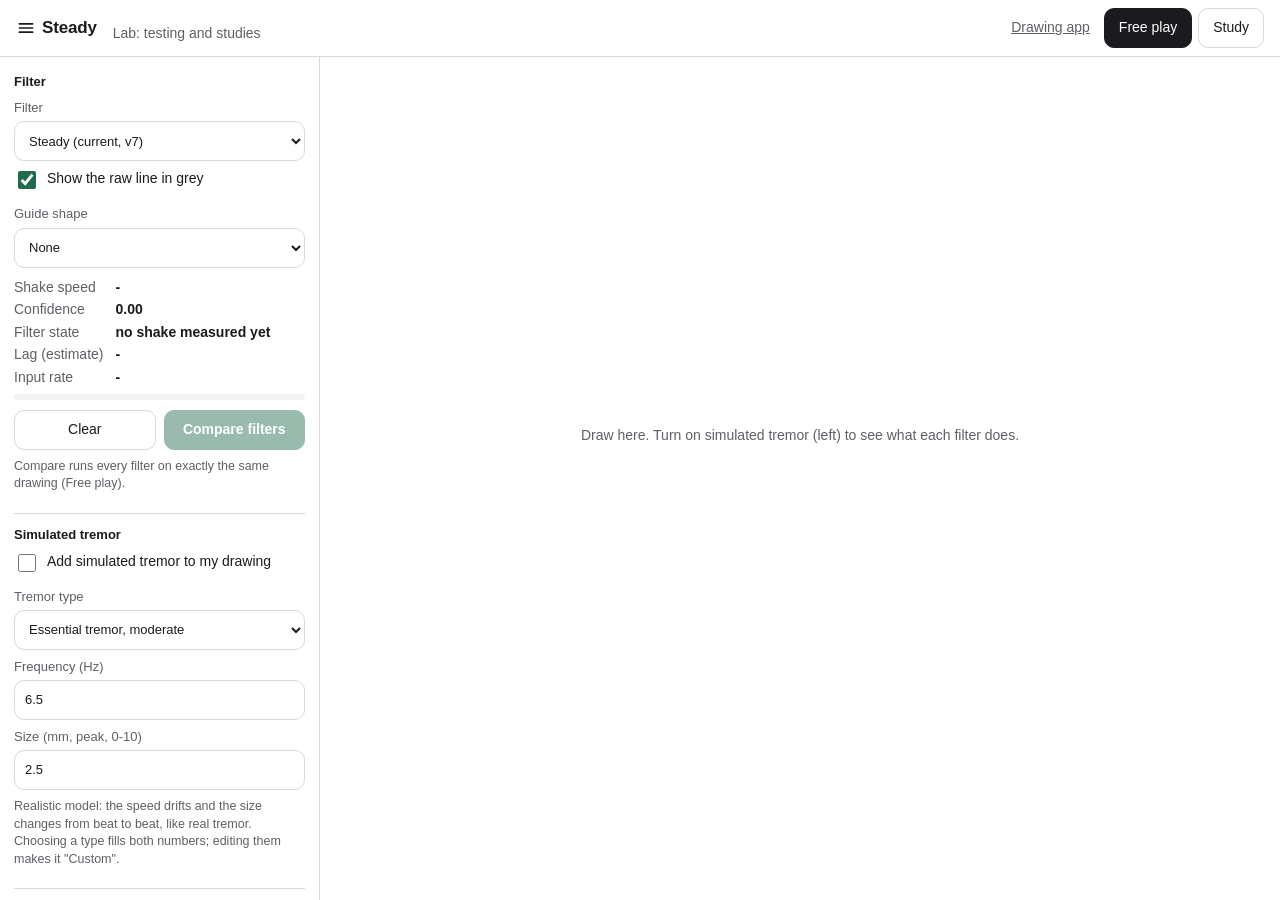
<file: lab.html>
<!doctype html>
<html lang="en">
<head>
<meta charset="utf-8">
<meta name="viewport" content="width=device-width, initial-scale=1">
<meta name="color-scheme" content="light">
<link rel="manifest" href="manifest.webmanifest">
<link rel="apple-touch-icon" href="icons/apple-touch-icon.png">
<meta name="theme-color" content="#1f6b4e">
<title>Steady Lab</title>
<link rel="stylesheet" href="css/style.css?v=26">
</head>
<body>
<header>
  <div class="brand"><h1><button class="site-menu" data-site-menu title="All pages">Steady</button></h1><span class="sub">Lab: testing and studies</span></div>
  <nav aria-label="Lab mode">
    <a class="link" href="draw.html">Drawing app</a>
    <button id="modeFree" class="tab on">Free play</button>
    <button id="modeStudy" class="tab">Study</button>
  </nav>
</header>
<main>
  <aside>
    <section id="secFilter">
      <h2>Filter</h2>
      <label>Filter
        <select id="filterSel">
          <option value="raw">No filter (raw)</option>
          <option value="ema">Moving average (EMA, 2 Hz)</option>
          <option value="one_euro">One-Euro filter</option>
          <option value="steady" selected>Steady (current, v7)</option>
          <option value="steady_v6">Steady v6 (no size limit)</option>
          <option value="steady_v5">Steady v5 (before the variable-tremor settings)</option>
          <option value="steady_v4">Steady v4 (no drawing check)</option>
          <option value="steady_v3">Steady v3 (older settings)</option>
          <option value="steady_v2">Steady v2 (no gate)</option>
          <option value="steady_v1">Steady v1 (original)</option>
        </select>
      </label>
      <label class="chk"><input type="checkbox" id="showRaw" checked> Show the raw line in grey</label>
      <label id="guideLbl">Guide shape
        <select id="guideSel"><option value="none">None</option><option value="spiral">Spiral (3 turns)</option><option value="line">Line</option><option value="square">Square</option></select></label>
      <dl class="readout">
        <dt>Shake speed</dt><dd id="roF0">-</dd>
        <dt>Confidence</dt><dd id="roConf">-</dd>
        <dt>Filter state</dt><dd id="roMode">-</dd>
        <dt>Lag (estimate)</dt><dd id="roLag">-</dd>
        <dt>Input rate</dt><dd id="roFs">-</dd>
      </dl>
      <div class="bar"><div id="confBar"></div></div>
      <div class="row"><button id="btnClear">Clear</button><button id="btnCompare" class="primary" disabled>Compare filters</button></div>
      <p class="hint">Compare runs every filter on exactly the same drawing (Free play).</p>
    </section>

    <section id="secTremor">
      <h2>Simulated tremor</h2>
      <label class="chk"><input type="checkbox" id="synOn"> Add simulated tremor to my drawing</label>
      <label>Tremor type
        <select id="synPreset"></select></label>
      <p class="hint" id="synNote"></p>
      <label>Frequency (Hz)
        <input type="number" id="synHz" min="3" max="12" step="0.1" value="6.5"></label>
      <label>Size (mm, peak, 0-10)
        <input type="number" id="synMm" min="0" max="10" step="0.1" value="2.5"></label>
      <p class="hint">Realistic model: the speed drifts and the size changes from beat to beat, like real tremor. Choosing a type fills both numbers; editing them makes it "Custom".</p>
    </section>

    <section id="secCal">
      <h2>Calibration</h2>
      <label>Millimetres per screen pixel
        <input type="number" id="mmPerPx" min="0.05" max="2" step="0.0001" value="0.2646"></label>
      <div class="row">
        <button id="calReset">Standard guess</button>
        <button id="calCard">Match a card</button>
      </div>
      <p class="hint" id="calHint">Default 0.2646 mm per pixel (96 px per inch). Calibrate so shapes on screen match real size; all mm numbers depend on it.</p>
    </section>

    <section id="secStudy" hidden>
      <h2>Study</h2>
      <div id="studySetup">
        <p class="hint">Pilot user test: three versions in a balanced order (no filter, a typical stabiliser, Steady), the
          participant is not told which is which. Turn on simulated tremor with the same preset for everyone, and set real
          size first. <b>Only with an approved plan.</b></p>
        <label>Participant ID <input type="text" id="pid" maxlength="40" placeholder="e.g. P01" autocomplete="off"></label>
        <label>Latin-square row
          <select id="rowSel"><option value="auto">auto (from ID)</option><option>1</option><option>2</option><option>3</option><option>4</option><option>5</option><option>6</option></select></label>
        <label>Repetitions per task <input type="number" id="reps" min="1" max="5" value="1"></label>
        <label class="chk"><input type="checkbox" id="autoDl" checked> auto-download CSV after each trial</label>
        <label class="chk"><input type="checkbox" id="studyRaw"> show raw trace to participant</label>
        <button id="btnStart" class="primary">Start study</button>
      </div>
      <div id="studyRun" hidden>
        <div id="stProgress" class="prog"></div>
        <p id="stTask" class="task"></p>
        <div class="row">
          <button id="btnDone" class="primary">Done: save trial</button>
          <button id="btnRedo">Redo</button>
        </div>
        <pre id="stMetrics" class="metrics"></pre>
        <div id="stRating" hidden>
          <p>How much control did you have? (0 = none, 10 = full)</p>
          <div id="ratingBtns" class="rating" role="group" aria-label="Control rating, 0 to 10"></div>
          <input type="hidden" id="ratingSl" value="">
          <p class="hint">Chosen: <output id="ratingO">none yet</output></p>
          <button id="btnRate" class="primary" disabled>Save rating &amp; continue</button>
        </div>
        <div id="stDone" hidden><p><b>Study complete.</b> Download the summary below.</p></div>
        <div class="row">
          <button id="btnSummary">Download summary CSV</button>
          <button id="btnAll">Download all trial CSVs</button>
        </div>
        <button id="btnAbort">End session</button>
        <ul id="trialList" class="list"></ul>
      </div>
    </section>

    <section id="secSerial">
      <h2>Tremor pen (USB)</h2>
      <p class="hint" id="serialNote"></p>
      <div class="row">
        <button id="btnConnect">Connect</button>
        <button id="btnPing" disabled>Ping</button>
      </div>
      <label class="chk"><input type="checkbox" id="motorMirror" disabled> Shake the real pen with the tremor settings above (simulated tremor is paused meanwhile)</label>
      <label>Pen arm length (servo shaft to stylus tip, mm)
        <input type="number" id="armMm" min="10" max="120" step="0.5" value="25"></label>
      <div class="truth">
        <p class="hint"><b>Truth meter</b> (calibrate mm first). Draw while the pen shakes.</p>
        <p>Pen was asked for: <b id="truthCmd">-</b></p>
        <p>Pen sensor measured: <b id="truthPen">-</b></p>
        <p>Steady detected from the screen: <b id="truthSteady">-</b></p>
        <div class="row"><button id="btnTruthRec" disabled>Record this row</button><button id="btnTruthCsv" disabled>Download CSV</button></div>
        <p class="hint" id="truthN"></p>
      </div>
      <label>Sensor plot
        <select id="imuGroup"><option value="accel">Accelerometer (g)</option><option value="gyro">Gyroscope (deg/s)</option></select></label>
      <canvas id="imuCanvas" width="300" height="90"></canvas>
      <pre id="serialLog" class="log"></pre>
    </section>
  </aside>
  <section class="stage">
    <div id="banner"></div>
    <p id="emptyHint" class="empty-hint">Draw here. Turn on simulated tremor (left) to see what each filter does.</p>
    <canvas id="draw"></canvas>
  </section>
</main>
<script type="module" src="js/main.js?v=26"></script>
<script>if ('serviceWorker' in navigator) navigator.serviceWorker.register('sw.js').catch(() => {});</script>
<script type="module" src="js/sitemenu.js?v=26"></script>
</body>
</html>
</file>
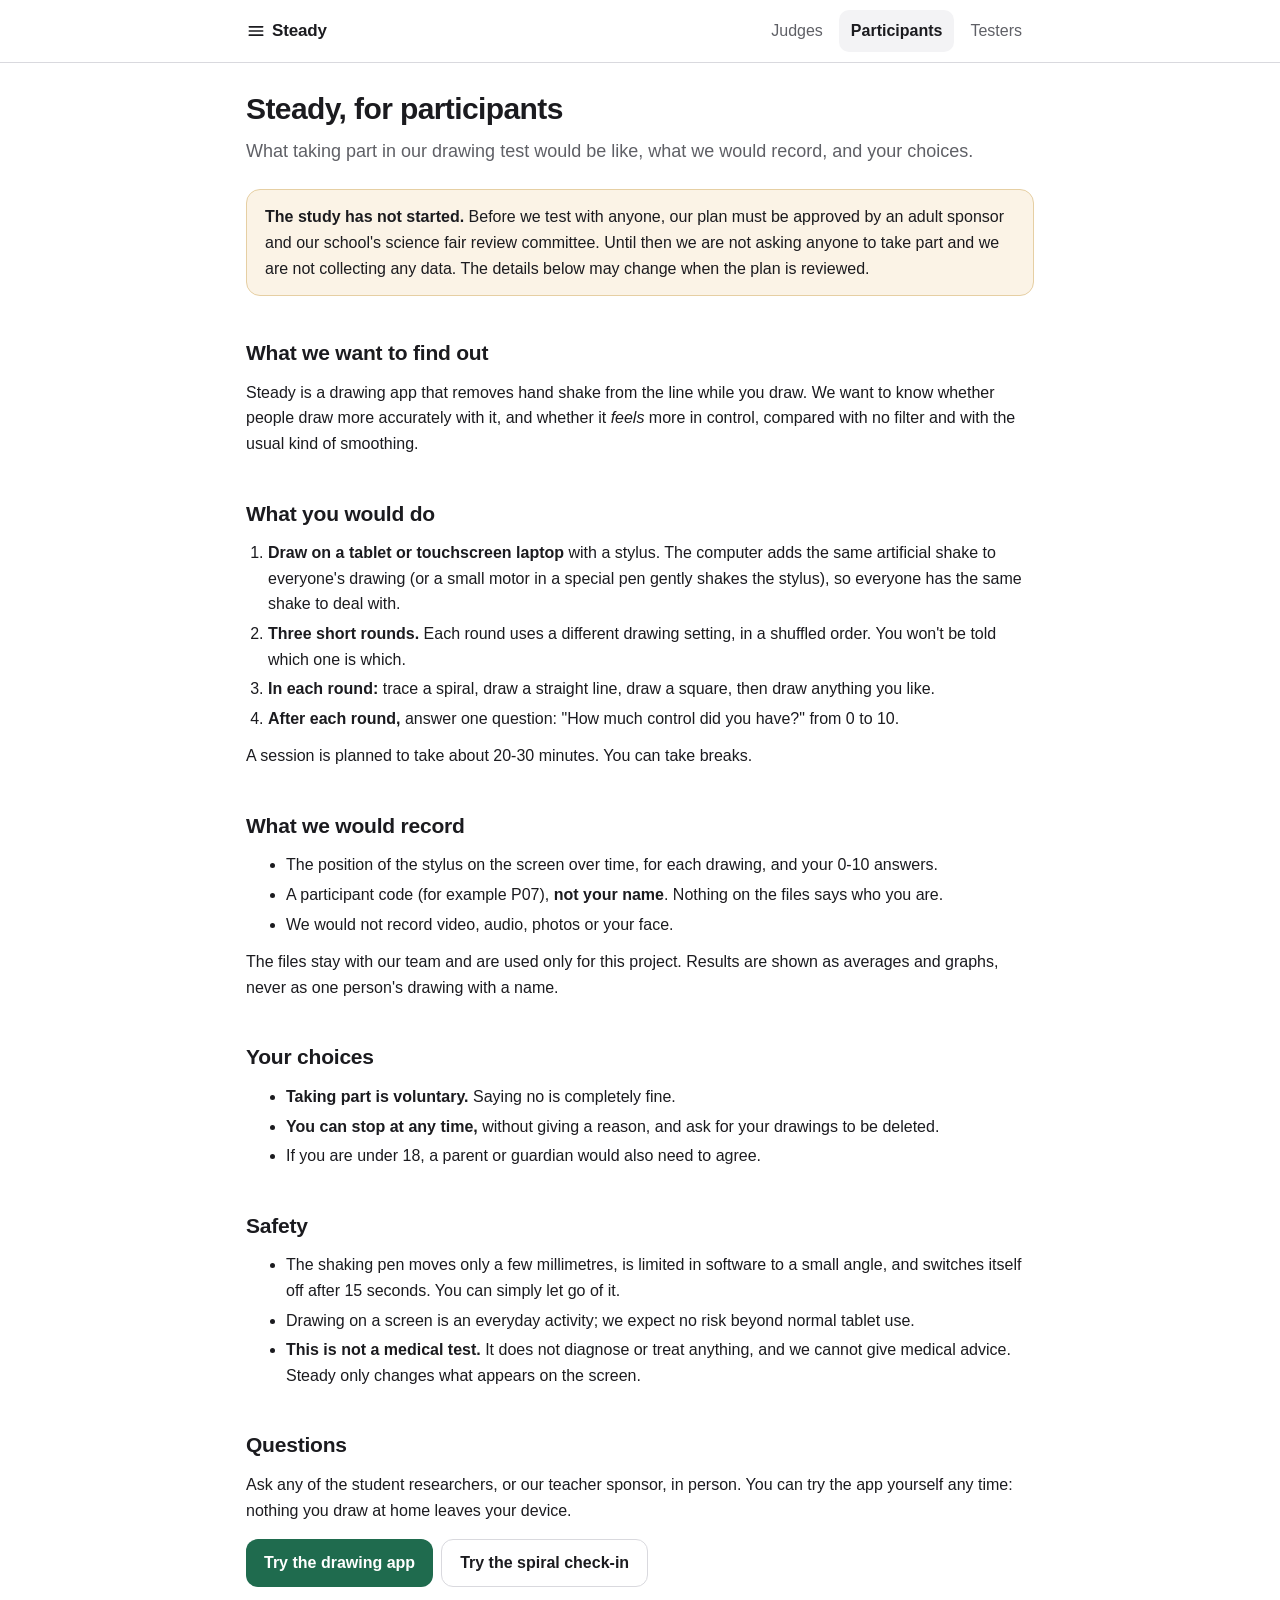
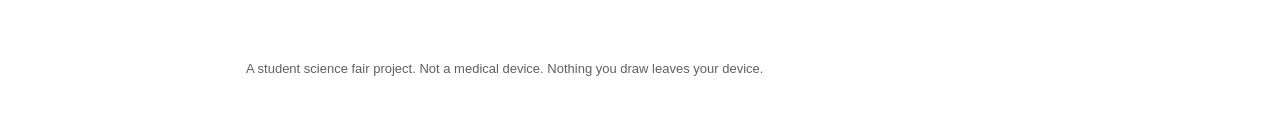
<file: participants.html>
<!doctype html>
<html lang="en">
<head>
<meta charset="utf-8">
<meta name="viewport" content="width=device-width, initial-scale=1">
<meta name="color-scheme" content="light">
<meta name="description" content="Steady for participants: what a test session would involve, what we record, and your choices.">
<link rel="manifest" href="manifest.webmanifest">
<link rel="apple-touch-icon" href="icons/apple-touch-icon.png">
<meta name="theme-color" content="#1f6b4e">
<title>Steady for participants</title>
<link rel="stylesheet" href="css/info.css?v=26">
</head>
<body>
<header class="bar"><div class="bar-in">
  <button class="home site-menu" data-site-menu title="All pages">Steady</button>
  <nav aria-label="Sections"><a href="judges.html">Judges</a><a href="participants.html" aria-current="page">Participants</a><a href="testers.html">Testers</a></nav>
</div></header>

<main>
  <h1>Steady, for participants</h1>
  <p class="lead">What taking part in our drawing test would be like, what we would record, and your choices.</p>

  <div class="notice" role="note">
    <p><b>The study has not started.</b> Before we test with anyone, our plan must be approved by an adult sponsor and our
      school's science fair review committee. Until then we are not asking anyone to take part and we are not collecting
      any data. The details below may change when the plan is reviewed.</p>
  </div>

  <h2>What we want to find out</h2>
  <p>Steady is a drawing app that removes hand shake from the line while you draw. We want to know whether people draw
    more accurately with it, and whether it <i>feels</i> more in control, compared with no filter and with the usual kind
    of smoothing.</p>

  <h2>What you would do</h2>
  <ol class="steps">
    <li><b>Draw on a tablet or touchscreen laptop</b> with a stylus. The computer adds the same artificial shake to everyone's
      drawing (or a small motor in a special pen gently shakes the stylus), so everyone has the same shake to deal with.</li>
    <li><b>Three short rounds.</b> Each round uses a different drawing setting, in a shuffled order. You won't be told which
      one is which.</li>
    <li><b>In each round:</b> trace a spiral, draw a straight line, draw a square, then draw anything you like.</li>
    <li><b>After each round,</b> answer one question: "How much control did you have?" from 0 to 10.</li>
  </ol>
  <p>A session is planned to take about 20-30 minutes. You can take breaks.</p>

  <h2>What we would record</h2>
  <ul>
    <li>The position of the stylus on the screen over time, for each drawing, and your 0-10 answers.</li>
    <li>A participant code (for example P07), <b>not your name</b>. Nothing on the files says who you are.</li>
    <li>We would not record video, audio, photos or your face.</li>
  </ul>
  <p>The files stay with our team and are used only for this project. Results are shown as averages and graphs, never
    as one person's drawing with a name.</p>

  <h2>Your choices</h2>
  <ul>
    <li><b>Taking part is voluntary.</b> Saying no is completely fine.</li>
    <li><b>You can stop at any time,</b> without giving a reason, and ask for your drawings to be deleted.</li>
    <li>If you are under 18, a parent or guardian would also need to agree.</li>
  </ul>

  <h2>Safety</h2>
  <ul>
    <li>The shaking pen moves only a few millimetres, is limited in software to a small angle, and switches itself off
      after 15 seconds. You can simply let go of it.</li>
    <li>Drawing on a screen is an everyday activity; we expect no risk beyond normal tablet use.</li>
    <li><b>This is not a medical test.</b> It does not diagnose or treat anything, and we cannot give medical advice.
      Steady only changes what appears on the screen.</li>
  </ul>

  <h2>Questions</h2>
  <p>Ask any of the student researchers, or our teacher sponsor, in person. You can try the app yourself any time:
    nothing you draw at home leaves your device.</p>
  <p><a class="go" href="draw.html">Try the drawing app</a><a class="go ghost" href="checkin.html">Try the spiral check-in</a></p>
</main>
<footer>A student science fair project. Not a medical device. Nothing you draw leaves your device.</footer>
<script>if ('serviceWorker' in navigator) navigator.serviceWorker.register('sw.js').catch(() => {});</script>
<script type="module" src="js/sitemenu.js?v=26"></script>
</body>
</html>
</file>
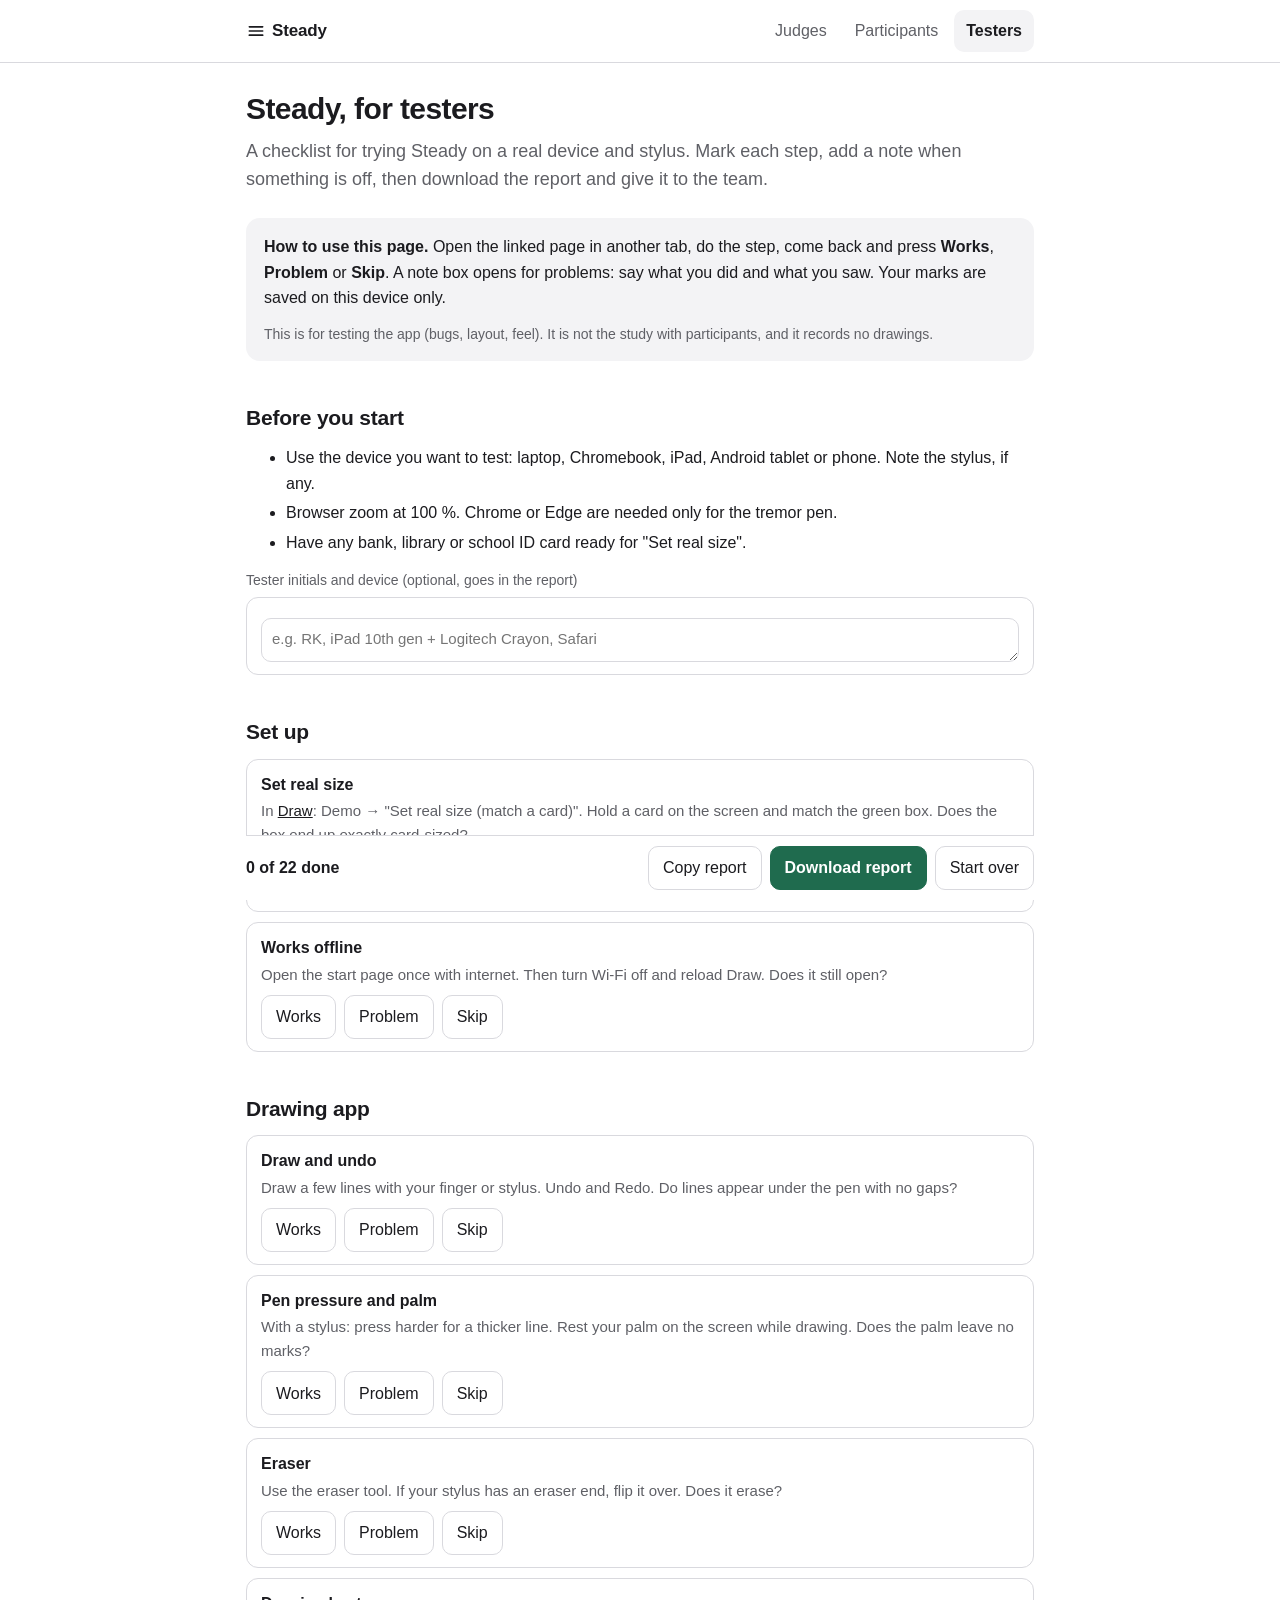
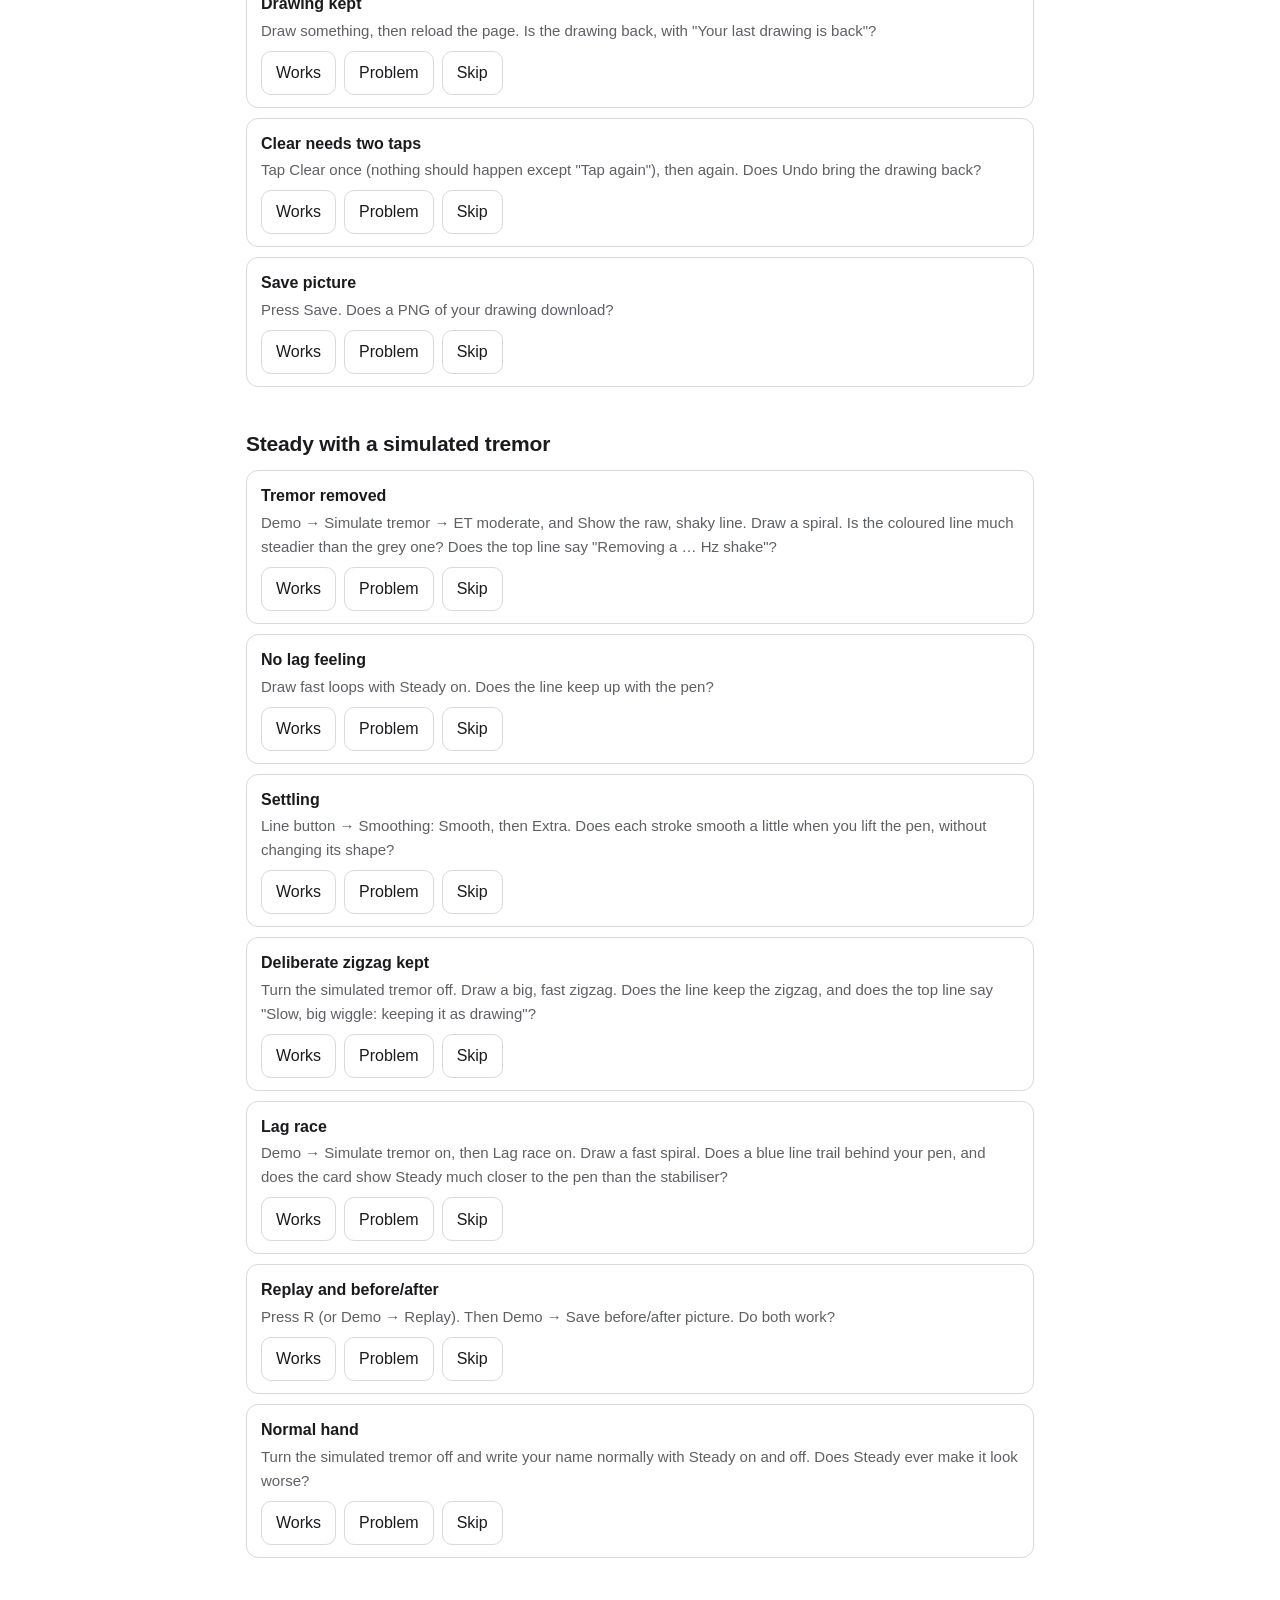
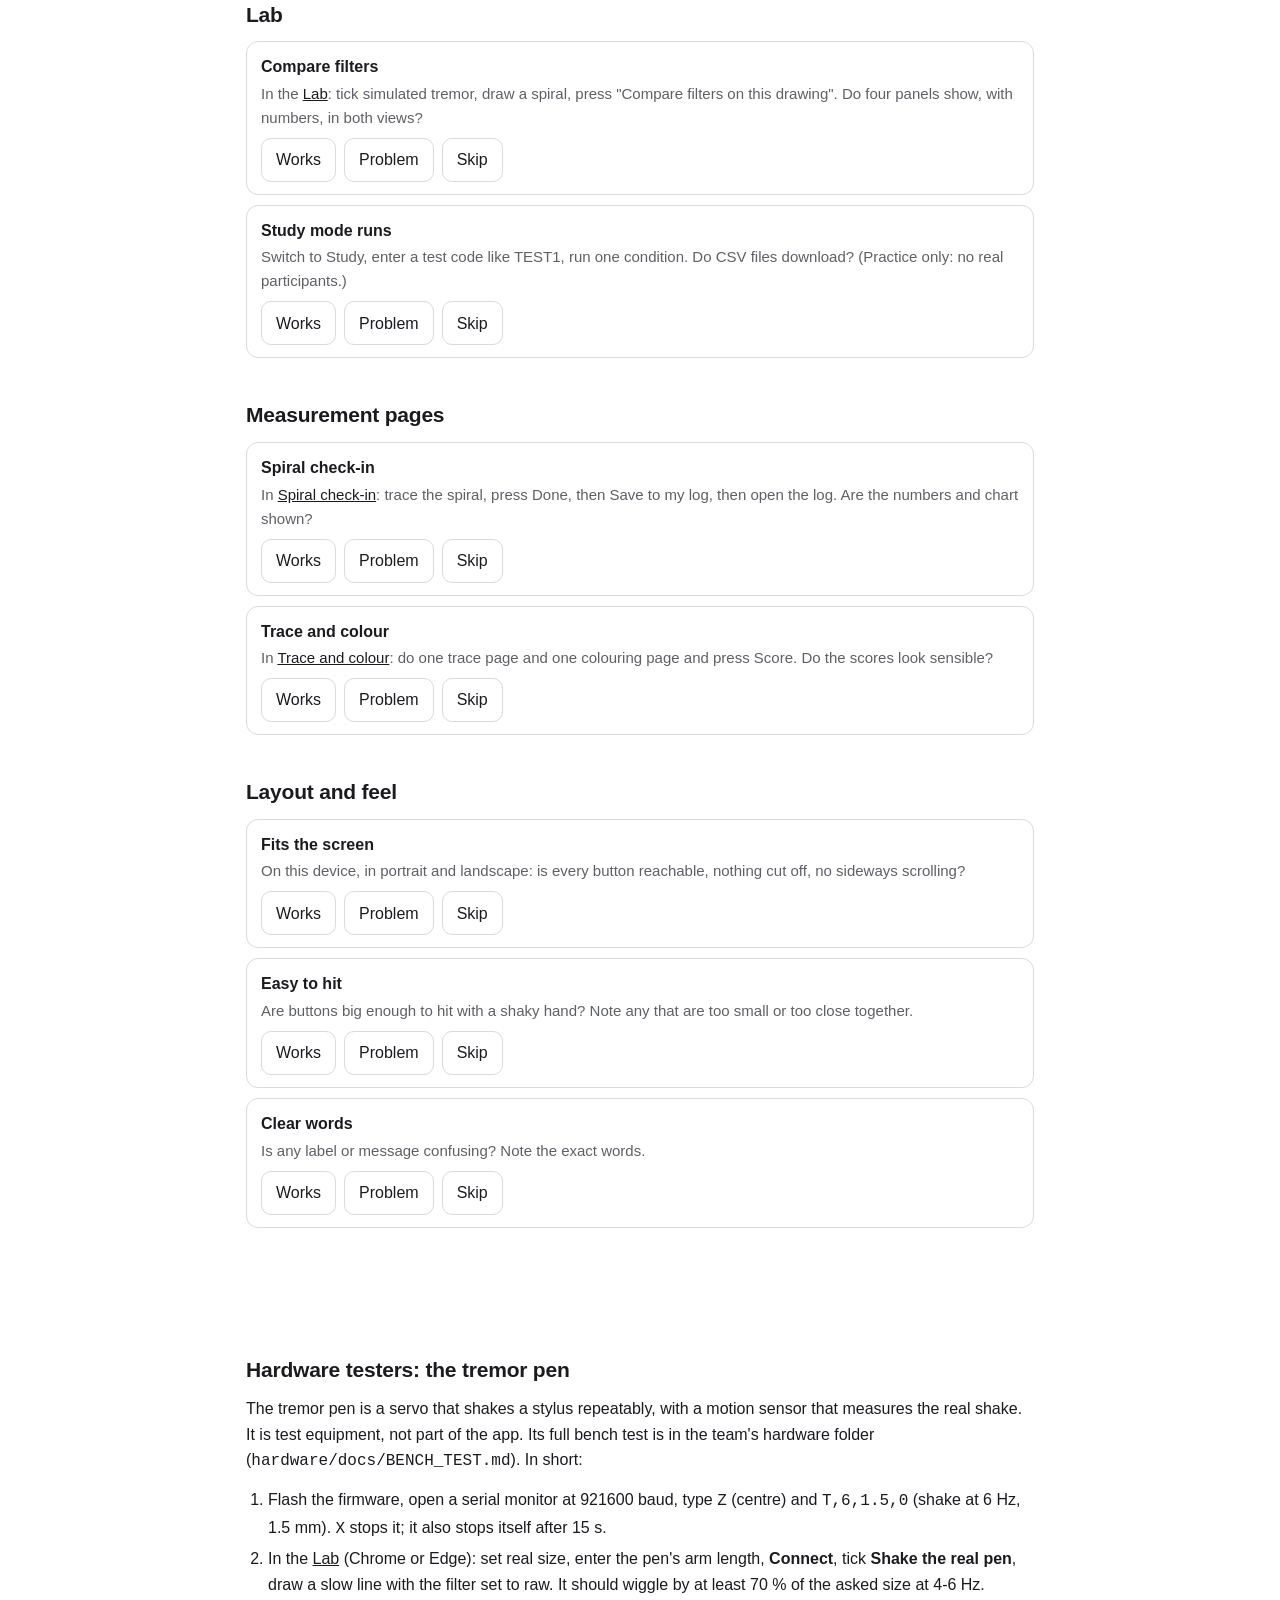
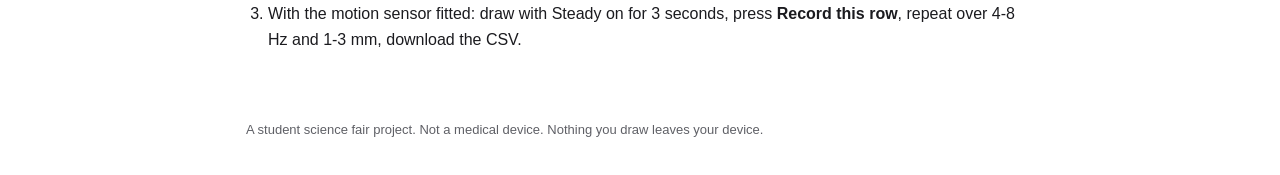
<file: testers.html>
<!doctype html>
<html lang="en">
<head>
<meta charset="utf-8">
<meta name="viewport" content="width=device-width, initial-scale=1">
<meta name="color-scheme" content="light">
<meta name="description" content="Steady for testers: a step-by-step checklist for trying the app on a device, with a downloadable report.">
<link rel="manifest" href="manifest.webmanifest">
<link rel="apple-touch-icon" href="icons/apple-touch-icon.png">
<meta name="theme-color" content="#1f6b4e">
<title>Steady for testers</title>
<link rel="stylesheet" href="css/info.css?v=26">
</head>
<body>
<header class="bar"><div class="bar-in">
  <button class="home site-menu" data-site-menu title="All pages">Steady</button>
  <nav aria-label="Sections"><a href="judges.html">Judges</a><a href="participants.html">Participants</a><a href="testers.html" aria-current="page">Testers</a></nav>
</div></header>

<main>
  <h1>Steady, for testers</h1>
  <p class="lead">A checklist for trying Steady on a real device and stylus. Mark each step, add a note when something
    is off, then download the report and give it to the team.</p>

  <div class="box">
    <p><b>How to use this page.</b> Open the linked page in another tab, do the step, come back and press
      <b>Works</b>, <b>Problem</b> or <b>Skip</b>. A note box opens for problems: say what you did and what you saw.
      Your marks are saved on this device only.</p>
    <p class="fine">This is for testing the app (bugs, layout, feel). It is not the study with participants, and it
      records no drawings.</p>
  </div>

  <h2>Before you start</h2>
  <ul>
    <li>Use the device you want to test: laptop, Chromebook, iPad, Android tablet or phone. Note the stylus, if any.</li>
    <li>Browser zoom at 100 %. Chrome or Edge are needed only for the tremor pen.</li>
    <li>Have any bank, library or school ID card ready for "Set real size".</li>
  </ul>
  <label class="fine" for="tester">Tester initials and device (optional, goes in the report)</label>
  <div class="check" style="margin-top:4px"><textarea id="tester" rows="1" placeholder="e.g. RK, iPad 10th gen + Logitech Crayon, Safari"></textarea></div>

  <div id="list"></div>

  <div class="tally" aria-live="polite">
    <b id="tally">0 of 0 done</b>
    <button id="copy">Copy report</button>
    <button id="dl" class="primary">Download report</button>
    <button id="reset">Start over</button>
  </div>

  <h2>Hardware testers: the tremor pen</h2>
  <p>The tremor pen is a servo that shakes a stylus repeatably, with a motion sensor that measures the real shake. It is
    test equipment, not part of the app. Its full bench test is in the team's hardware folder
    (<code>hardware/docs/BENCH_TEST.md</code>). In short:</p>
  <ol class="steps">
    <li>Flash the firmware, open a serial monitor at 921600 baud, type <code>Z</code> (centre) and <code>T,6,1.5,0</code>
      (shake at 6 Hz, 1.5 mm). <code>X</code> stops it; it also stops itself after 15 s.</li>
    <li>In the <a href="lab.html">Lab</a> (Chrome or Edge): set real size, enter the pen's arm length, <b>Connect</b>, tick
      <b>Shake the real pen</b>, draw a slow line with the filter set to raw. It should wiggle by at least 70 % of the
      asked size at 4-6 Hz.</li>
    <li>With the motion sensor fitted: draw with Steady on for 3 seconds, press <b>Record this row</b>, repeat over
      4-8 Hz and 1-3 mm, download the CSV.</li>
  </ol>
</main>
<footer>A student science fair project. Not a medical device. Nothing you draw leaves your device.</footer>
<script type="module" src="js/testers.js?v=26"></script>
<script>if ('serviceWorker' in navigator) navigator.serviceWorker.register('sw.js').catch(() => {});</script>
<script type="module" src="js/sitemenu.js?v=26"></script>
</body>
</html>
</file>
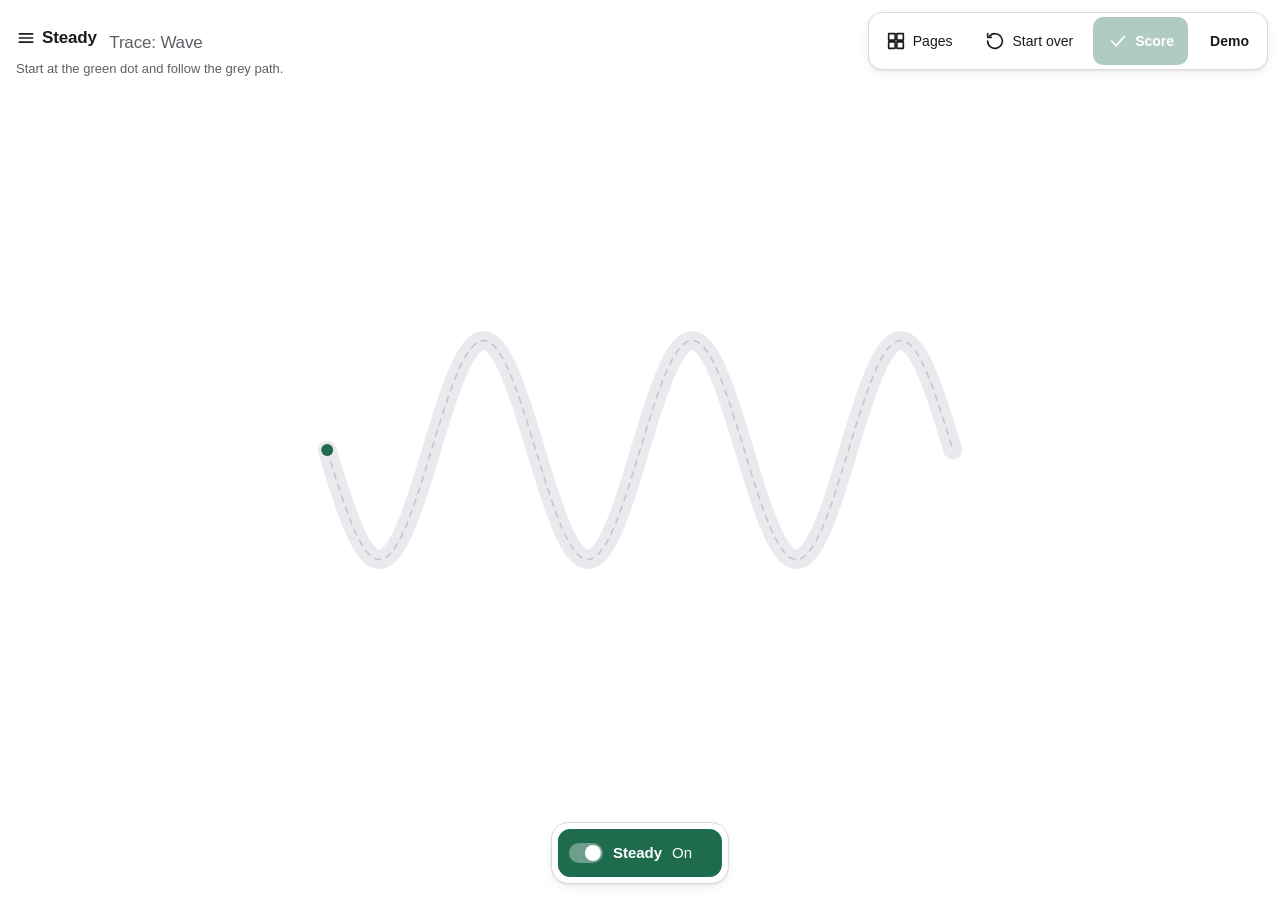
<file: trace.html>
<!doctype html>
<html lang="en">
<head>
<meta charset="utf-8">
<meta name="viewport" content="width=device-width, initial-scale=1, viewport-fit=cover">
<meta name="color-scheme" content="light">
<link rel="manifest" href="manifest.webmanifest">
<link rel="apple-touch-icon" href="icons/apple-touch-icon.png">
<meta name="theme-color" content="#1f6b4e">
<title>Trace and colour</title>
<link rel="stylesheet" href="css/draw.css?v=26">
<link rel="stylesheet" href="css/pages.css?v=26">
</head>
<body class="page">
<svg width="0" height="0" style="position:absolute" aria-hidden="true">
  <symbol id="i-restart" viewBox="0 0 24 24"><path d="M4 12a8 8 0 1 0 2.3-5.6"/><path d="M4 4v4h4"/></symbol>
  <symbol id="i-check" viewBox="0 0 24 24"><path d="m5 12 5 5 9-10"/></symbol>
  <symbol id="i-grid" viewBox="0 0 24 24"><path d="M4 4h7v7H4zM13 4h7v7h-7zM4 13h7v7H4zM13 13h7v7h-7z"/></symbol>
</svg>

<canvas id="guide" aria-hidden="true"></canvas>
<canvas id="ghost" aria-hidden="true"></canvas>
<canvas id="ink" aria-label="Tracing area"></canvas>

<header class="top" data-ui>
  <div class="brand">
    <span class="mark"><button class="back site-menu" data-site-menu title="All pages">Steady</button> <span id="pageName" class="mark-sub">Trace</span></span>
    <span id="status" class="status" aria-live="polite"></span>
  </div>
  <div class="actions">
    <button id="pickBtn" class="icon" title="Choose a page"><svg><use href="#i-grid"/></svg><span>Pages</span></button>
    <button id="restart" class="icon" title="Clear and start again"><svg><use href="#i-restart"/></svg><span>Start over</span></button>
    <button id="scoreBtn" class="icon primary keep" disabled title="Score this page"><svg><use href="#i-check"/></svg><span>Score</span></button>
    <button id="demoBtn" class="icon keep" aria-haspopup="true" aria-expanded="false" title="Demonstration settings"><span>Demo</span></button>
  </div>
</header>

<nav class="dock" data-ui aria-label="Tools">
  <button id="steady" class="steady" role="switch" aria-checked="true" aria-label="Steady" title="Turn the tremor filter on or off">
    <span class="knob" aria-hidden="true"></span><span class="lbl">Steady</span><span id="steadyState" class="state">On</span>
  </button>
  <span id="paintSep" class="sep" aria-hidden="true" hidden></span>
  <div id="paints" class="paints" role="group" aria-label="Colour" hidden></div>
</nav>

<section id="sheet" class="sheet" aria-label="Score" hidden>
  <p class="pop-title" id="sTitle">Your score</p>
  <p class="big"><b id="sMain">–</b><span id="sMainNote">inside the lines</span></p>
  <dl class="nums">
    <div><dt id="sSecondLbl">Covered</dt><dd id="sSecond">–</dd></div>
    <div><dt>Without Steady</dt><dd id="sRaw">–</dd></div>
  </dl>
  <p id="sNote" class="fine"></p>
  <div class="row">
    <button id="again" class="text primary">Try again</button>
    <button id="nextPage" class="text">Next page</button>
  </div>
</section>

<section id="pickPanel" class="panel" aria-label="Choose a page" hidden>
  <div class="panel-in">
    <div class="panel-head"><h2>Choose a page</h2><button id="pickClose" class="text">Close</button></div>
    <p class="section-title">Trace: follow the grey path</p>
    <div id="pickTrace" class="picks"></div>
    <p class="section-title">Colour: fill the shape, stay inside the outline</p>
    <div id="pickColour" class="picks"></div>
  </div>
</section>

<div id="demoPop" class="pop demo" role="dialog" aria-label="Demonstration settings" hidden>
  <p class="pop-title">Demonstration</p>
  <p class="pop-note">Adds an artificial shake to your input. Try a page with Steady off, then on, and compare the scores.</p>
  <button id="synOn" class="row-switch" role="switch" aria-checked="false"><span>Simulate tremor</span><span class="mini"><span class="knob"></span></span></button>
  <div id="presetList" class="presets" role="group" aria-label="Kind of tremor to simulate"></div>
  <button id="ghostOn" class="row-switch" role="switch" aria-checked="false"><span>Show the raw, shaky line</span><span class="mini"><span class="knob"></span></span></button>
</div>

<script type="module" src="js/trace.js?v=26"></script>
<script>if ('serviceWorker' in navigator) navigator.serviceWorker.register('sw.js').catch(() => {});</script>
<script type="module" src="js/sitemenu.js?v=26"></script>
</body>
</html>
</file>
<file: css/booth.css>
/* Booth demo ("Try Steady"): three boxes draw the same movement side by side. Big type, big targets, no sliders. */
:root {
  --paper: #ffffff;
  --ink: #1b1b1f;
  --muted: #5f6066;
  --line: #d9d9de;
  --panel-2: #f3f3f5;
  --steady: #1f6b4e;
  --raw: #c0392b;
  --ema: #2f6fce;
  --radius: 14px;
  --font: -apple-system, BlinkMacSystemFont, "Segoe UI", Roboto, "Helvetica Neue", Arial, sans-serif;
  color-scheme: light;
}
* { box-sizing: border-box; }
html, body { margin: 0; height: 100%; background: var(--paper); color: var(--ink); font: 15px/1.35 var(--font);
  -webkit-font-smoothing: antialiased; }
body { display: flex; flex-direction: column; min-height: 100dvh; }
button { font: inherit; color: inherit; }

.bar { display: flex; flex-wrap: wrap; align-items: center; gap: 10px 16px; padding: 12px 16px 8px; }
.mark { font-size: 17px; }
.prompt { flex: 1 1 280px; margin: 0; font-size: 22px; font-weight: 650; letter-spacing: -.01em; }
.hand { display: flex; flex-wrap: wrap; gap: 8px; }
.hand button, .next { min-height: 48px; padding: 0 16px; border-radius: 12px; border: 1px solid var(--line); background: #fff; cursor: pointer; }
.hand button[aria-pressed="true"] { background: var(--ink); border-color: var(--ink); color: #fff; }
.next { background: var(--panel-2); font-weight: 600; }
.next:hover, .hand button:hover { border-color: var(--ink); }
button:focus-visible { outline: 2px solid var(--ink); outline-offset: 2px; }

.panels { flex: 1; display: grid; grid-template-columns: repeat(3, 1fr); gap: 12px; padding: 4px 16px 8px; min-height: 0; }
.panel { display: flex; flex-direction: column; min-width: 0; min-height: 0; border: 1px solid var(--line); border-radius: var(--radius);
  padding: 10px 12px 12px; background: #fff; }
.panel.steady { border-color: var(--steady); box-shadow: 0 0 0 1px var(--steady) inset; }
.panel h2 { margin: 0 0 8px; font-size: 18px; font-weight: 650; display: flex; align-items: baseline; gap: 8px; flex-wrap: wrap; }
.panel h2 small { font-size: 14px; font-weight: 400; color: var(--muted); }
.panel.steady h2 small { color: var(--steady); font-weight: 600; }
.dot { width: 12px; height: 12px; border-radius: 50%; display: inline-block; flex: none; align-self: center; }
.dot.raw { background: var(--raw); } .dot.ema { background: var(--ema); } .dot.steady { background: var(--steady); }
.pad { flex: 1; position: relative; min-height: 220px; border-radius: 10px; background: var(--panel-2); overflow: hidden; }
.pad canvas { position: absolute; inset: 0; width: 100%; height: 100%; touch-action: none; cursor: crosshair; display: block; }

.stats { display: grid; grid-template-columns: 1fr 1fr; gap: 8px; margin: 10px 0 0; }
.stats div { background: var(--panel-2); border-radius: 10px; padding: 8px 10px; }
.stats dt { font-size: 13px; color: var(--muted); }
.stats dd { margin: 2px 0 0; font-size: 28px; font-weight: 700; letter-spacing: -.02em; font-variant-numeric: tabular-nums; }
.stats dd.good { color: var(--steady); } .stats dd.bad { color: var(--raw); }

.foot { padding: 0 16px 14px; color: var(--muted); font-size: 13px; }
.foot p { margin: 0; max-width: 1100px; }

@media (max-width: 860px) {
  html, body { height: auto; }
  .panels { grid-template-columns: 1fr; flex: none; }
  .pad { min-height: 180px; height: 26vh; flex: none; }
  .prompt { font-size: 19px; }
  .stats dd { font-size: 22px; }
}
</file>
<file: css/draw.css>
/* Steady drawing app.
   Canvas first: the paper fills the screen, tools float and fade while you draw.
   Tremor-friendly: every target >= 48px, >= 8px between targets, no sliders, no hover-only controls. */
:root {
  --paper: #ffffff;
  --ink: #1b1b1f;
  --muted: #5f6066;
  --line: #d9d9de;
  --panel: #ffffff;
  --panel-2: #f3f3f5;
  --steady: #1f6b4e;        /* the one accent colour: "on" for the Steady switch */
  --steady-ink: #ffffff;
  --focus: #1b1b1f;
  --radius: 14px;
  --hit: 48px;
  --gap: 8px;
  --shadow: 0 1px 2px rgba(0,0,0,.08), 0 4px 12px rgba(0,0,0,.06);
  --font: -apple-system, BlinkMacSystemFont, "Segoe UI", Roboto, "Helvetica Neue", Arial, sans-serif;
  color-scheme: light;
}
* { box-sizing: border-box; }
html, body { margin: 0; height: 100%; overflow: hidden; background: var(--paper); color: var(--ink);
  font: 15px/1.35 var(--font); -webkit-font-smoothing: antialiased; }
button { font: inherit; color: inherit; }

canvas { position: fixed; inset: 0; width: 100vw; height: 100vh; height: 100dvh; display: block; }
#ink { touch-action: none; cursor: crosshair; }
#ghost { pointer-events: none; }

/* UI chrome fades while a stroke is in progress so it never blocks the drawing. */
[data-ui] { transition: opacity .18s ease; }
body.drawing [data-ui], body.drawing .pop { opacity: .12; pointer-events: none; }

/* ---------------------------------------------------------------- top bar */
.top { position: fixed; top: 0; left: 0; right: 0; display: flex; align-items: flex-start; justify-content: space-between;
  gap: 12px; padding: max(12px, env(safe-area-inset-top)) max(12px, env(safe-area-inset-right)) 0 max(16px, env(safe-area-inset-left));
  pointer-events: none; }
.top > * { pointer-events: auto; }
.brand { display: flex; flex-direction: column; gap: 2px; padding-top: 6px; }
.mark { font-size: 17px; font-weight: 650; letter-spacing: -.01em; }
.status { font-size: 13px; color: var(--muted); min-height: 1.35em; }
.actions { display: flex; gap: var(--gap); background: var(--panel); border: 1px solid var(--line); border-radius: var(--radius);
  padding: 4px; box-shadow: var(--shadow); }

button.icon { min-width: var(--hit); height: var(--hit); padding: 0 12px; display: inline-flex; align-items: center; gap: 6px;
  border: 0; border-radius: 10px; background: transparent; cursor: pointer; font-size: 14px; }
button.icon:hover { background: var(--panel-2); }
button.icon:disabled { opacity: .35; cursor: default; background: transparent; }
button.icon.armed { background: #fdecec; color: #8a1c1c; }
svg { width: 22px; height: 22px; fill: none; stroke: currentColor; stroke-width: 1.8; stroke-linecap: round; stroke-linejoin: round; flex: none; }

/* ---------------------------------------------------------------- dock */
.dock { position: fixed; left: 50%; transform: translateX(-50%); bottom: max(16px, env(safe-area-inset-bottom));
  display: flex; align-items: center; gap: var(--gap); padding: 6px; background: var(--panel);
  border: 1px solid var(--line); border-radius: calc(var(--radius) + 4px); box-shadow: var(--shadow); max-width: calc(100vw - 24px); }
.sep { width: 1px; align-self: stretch; margin: 8px 2px; background: var(--line); }

button.tool, button.text { height: var(--hit); min-width: var(--hit); border: 0; border-radius: 12px; background: transparent;
  display: inline-flex; align-items: center; justify-content: center; cursor: pointer; }
button.text { padding: 0 14px; font-weight: 550; }
button.tool:hover, button.text:hover { background: var(--panel-2); }
button.tool.on { background: var(--ink); color: var(--paper); }
button[aria-expanded="true"] { background: var(--panel-2); }
.chip { width: 26px; height: 26px; border-radius: 50%; box-shadow: inset 0 0 0 1px rgba(0,0,0,.18); }
.dot { border-radius: 50%; background: var(--ink); }

/* The Steady switch is the one control that matters most: big, labelled, state in words not just colour. */
button.steady { height: var(--hit); display: inline-flex; align-items: center; gap: 10px; padding: 0 16px 0 10px; border-radius: 12px;
  border: 1px solid var(--line); background: var(--panel); cursor: pointer; font-weight: 600; }
button.steady .knob { width: 34px; height: 20px; border-radius: 10px; background: #c9c9cf; position: relative; transition: background .15s; }
button.steady .knob::after { content: ""; position: absolute; top: 2px; left: 2px; width: 16px; height: 16px; border-radius: 50%;
  background: #fff; transition: transform .15s; }
button.steady .state { font-weight: 500; color: var(--muted); min-width: 2.2em; text-align: left; }
button.steady[aria-checked="true"] { background: var(--steady); border-color: var(--steady); color: var(--steady-ink); }
button.steady[aria-checked="true"] .knob { background: rgba(255,255,255,.35); }
button.steady[aria-checked="true"] .knob::after { transform: translateX(14px); }
button.steady[aria-checked="true"] .state { color: var(--steady-ink); }

/* ---------------------------------------------------------------- popovers */
.pop { position: fixed; bottom: calc(max(16px, env(safe-area-inset-bottom)) + var(--hit) + 26px); left: 50%; transform: translateX(-50%);
  background: var(--panel); border: 1px solid var(--line); border-radius: var(--radius); box-shadow: var(--shadow); padding: 12px;
  max-width: calc(100vw - 24px); transition: opacity .18s ease; }
.swatches { display: grid; grid-template-columns: repeat(5, var(--hit)); gap: 10px; }
.swatch { width: var(--hit); height: var(--hit); border-radius: 50%; border: 0; cursor: pointer; position: relative;
  box-shadow: inset 0 0 0 1px rgba(0,0,0,.18); }
.swatch[aria-pressed="true"]::after { content: ""; position: absolute; inset: -5px; border-radius: 50%; border: 2px solid var(--ink); }
.sizes { display: flex; gap: 10px; }
.size { width: calc(var(--hit) + 8px); height: calc(var(--hit) + 8px); border-radius: 12px; border: 1px solid transparent;
  background: transparent; display: grid; place-items: center; cursor: pointer; }
.size:hover { background: var(--panel-2); }
.size[aria-pressed="true"] { border-color: var(--ink); }
.size span { border-radius: 50%; background: var(--ink); }

.pop[hidden] { display: none !important; }
.pop.demo { top: calc(max(12px, env(safe-area-inset-top)) + var(--hit) + 18px); bottom: auto;
  left: auto; right: max(12px, env(safe-area-inset-right)); transform: none; }
button.icon.keep { font-weight: 550; padding: 0 14px; }
.actions .sep { margin: 8px 2px; }
.pop.demo { width: 320px; display: flex; flex-direction: column; gap: 10px; }
.pop-title { margin: 0; font-weight: 650; }
.pop-note, .pop-foot { margin: 0; font-size: 13px; color: var(--muted); }
.pop-foot a { color: var(--ink); }
.row-switch { display: flex; align-items: center; justify-content: space-between; gap: 12px; min-height: var(--hit); padding: 0 12px;
  border: 1px solid var(--line); border-radius: 12px; background: var(--panel); cursor: pointer; text-align: left; }
.mini { width: 40px; height: 24px; border-radius: 12px; background: #c9c9cf; position: relative; flex: none; transition: background .15s; }
.mini .knob { position: absolute; top: 3px; left: 3px; width: 18px; height: 18px; border-radius: 50%; background: #fff; transition: transform .15s; }
.row-switch[aria-checked="true"] .mini { background: var(--steady); }
.row-switch[aria-checked="true"] .mini .knob { transform: translateX(16px); }
.presets { display: flex; flex-direction: column; gap: var(--gap); }
.preset { display: flex; flex-direction: column; align-items: flex-start; justify-content: center; gap: 1px; min-height: var(--hit);
  padding: 6px 12px; border: 1px solid var(--line); border-radius: 12px; background: var(--panel); cursor: pointer; text-align: left; width: 100%; }
.preset:hover { background: var(--panel-2); }
.preset .p-name { font-weight: 600; }
.preset .p-note { font-size: 12.5px; color: var(--muted); }
.preset[aria-pressed="true"] { border-color: var(--ink); box-shadow: inset 0 0 0 2px var(--ink); background: var(--panel-2); }
.preset[aria-pressed="true"] .p-name::after { content: " (selected)"; font-weight: 500; color: var(--muted); }
.pop.demo { max-height: calc(100dvh - 24px - var(--hit) - 24px); overflow-y: auto; }

button:focus-visible { outline: 2px solid var(--focus); outline-offset: 2px; }

/* Narrow screens (phones): icon-only action labels, tighter dock. */
@media (max-width: 640px) {
  button.icon span { display: none; }
  button.icon.armed span, button.icon.keep span { display: inline; }
  button.icon.keep { padding: 0 10px; }
  .top { flex-wrap: wrap; row-gap: 6px; }
  .actions { margin-left: auto; gap: 2px; }
  .brand { order: 2; width: 100%; flex-direction: row; align-items: baseline; gap: 10px; padding-top: 0; }
  button.icon.armed { padding: 0 12px; }
  button.icon { padding: 0; }
  .dock { gap: 4px; }
  .sep { margin: 8px 0; }
  button.steady { padding: 0 12px 0 8px; gap: 8px; }
  button.steady .state { display: none; }
}
@media (prefers-reduced-motion: reduce) { * { transition: none !important; } }

/* Smoothing popover: opens above the dock like colour/size, but holds a labelled list like the Demo panel. */
button.tool.wide { padding: 0 12px; gap: 8px; font-weight: 550; }
.pop.list { width: 320px; display: flex; flex-direction: column; gap: 10px; }
@media (max-width: 640px) { button.tool.wide { padding: 0; } button.tool.wide span { display: none; } }
/* Very narrow phones: the switch keeps its knob and colour; the status line above says "Steady is on/off" in words. */
@media (max-width: 400px) { button.steady .lbl { display: none; } button.steady { padding: 0 10px; } }

/* Demo panel: plain action row (same size as the switches). */
.row-btn { display: flex; align-items: center; gap: 10px; min-height: var(--hit); padding: 0 12px; border: 1px solid var(--line);
  border-radius: 12px; background: var(--panel); cursor: pointer; text-align: left; }
.row-btn:hover { background: var(--panel-2); }
.row-btn:disabled { opacity: .4; cursor: default; background: var(--panel); }

/* "Your shake" card: read-only, so it stays visible while drawing and never catches the pen. */
.shake-card { position: fixed; top: calc(max(12px, env(safe-area-inset-top)) + 84px); left: max(16px, env(safe-area-inset-left));
  width: 208px; padding: 10px 12px; display: flex; flex-direction: column; gap: 6px; pointer-events: none;
  background: var(--panel); border: 1px solid var(--line); border-radius: var(--radius); box-shadow: var(--shadow); }
.shake-card[hidden] { display: none; }
.shake-card p { margin: 0; }
.shake-line { font-size: 13px; color: var(--muted); }
.shake-nums { display: flex; gap: 16px; margin: 0; }
.shake-nums dt { font-size: 12px; color: var(--muted); }
.shake-nums dd { margin: 0; font-weight: 600; font-variant-numeric: tabular-nums; }
#shakeTrace { position: static; width: 100%; height: 44px; }
.shake-cap { font-size: 11.5px; color: var(--muted); line-height: 1.3; }
@media (max-width: 640px) { .shake-card { top: calc(max(12px, env(safe-area-inset-top)) + 98px); } } /* below the two-row phone header */

/* Smoothing mode is always visible: word on wide screens, a small badge (Off / 1 / 2) on narrow ones. */
button.tool.wide { position: relative; }
.badge { display: none; position: absolute; right: 2px; top: 3px; min-width: 18px; height: 18px; padding: 0 4px; border-radius: 9px;
  background: var(--ink); color: var(--paper); font-size: 11px; font-weight: 650; line-height: 18px; text-align: center; }
button.tool.wide[data-mode="off"] svg { opacity: .45; }
@media (max-width: 640px) { .badge { display: block; } button.tool.wide[data-mode="off"] .badge { background: var(--muted); } }
.flash { position: fixed; left: 50%; top: 42%; transform: translate(-50%, -50%); padding: 12px 18px; border-radius: 12px;
  background: var(--ink); color: var(--paper); font-weight: 600; opacity: 0; transition: opacity .2s; pointer-events: none; }
.flash.show { opacity: .92; }

/* ---------------------------------------------------------------- slow-motion replay */
.replay { position: fixed; inset: 0; z-index: 20; background: var(--paper); display: flex; flex-direction: column;
  padding: max(12px, env(safe-area-inset-top)) 16px max(12px, env(safe-area-inset-bottom)); gap: 8px; }
.replay-head { display: flex; flex-wrap: wrap; align-items: baseline; justify-content: space-between; gap: 6px 16px; }
.replay-legend { margin: 0; font-size: 13px; color: var(--muted); display: flex; flex-wrap: wrap; align-items: center; gap: 4px 8px; }
.key { display: inline-block; width: 18px; height: 3px; border-radius: 2px; vertical-align: middle; }
.key.raw { background: #9a9aa0; height: 2px; } .key.live { background: var(--ink); } .key.fin { background: var(--steady); }
.replay-cv { flex: 1; width: 100%; min-height: 0; position: static; height: auto; border: 1px solid var(--line); border-radius: var(--radius); }
.replay-bar { display: flex; flex-wrap: wrap; align-items: center; gap: var(--gap); }
.replay-bar button.text { border: 1px solid var(--line); }
.replay-time { flex: 1; min-width: 140px; font-size: 13px; color: var(--muted); }
/* Line popover holds two lists (smoothing + shake style): let it scroll on short screens. */
.pop.list { max-height: calc(100dvh - var(--hit) - 140px); overflow-y: auto; }
.warn-note { color: #8a1c1c; }
button.tool.wide.styled .badge { background: var(--steady); }
button.tool.wide span { white-space: nowrap; }
a.mark { color: inherit; text-decoration: none; }
a.mark:hover { text-decoration: underline; }
.tag { font-size: 11px; font-weight: 600; color: var(--muted); border: 1px solid var(--line); border-radius: 6px; padding: 1px 6px; margin-left: 6px; vertical-align: middle; }

/* Lag race: a typical stabiliser's line (moving average) drawn from the same input, under the Steady line */
#race { pointer-events: none; }
.race-key { font-size: 13px; color: var(--muted); display: flex; align-items: center; gap: 4px 12px; flex-wrap: wrap; }
.race-key .key-item { display: inline-flex; align-items: center; gap: 6px; white-space: nowrap; }
.race-key .sw { display: inline-block; width: 14px; height: 6px; border-radius: 3px; }
.race-key .sw-stab { background: rgba(47,143,206,.6); }

/* experimental shake styles: hidden unless switched on in Demo */
#styleSection { display: flex; flex-direction: column; gap: 10px; }
#styleSection[hidden] { display: none; }
</file>
<file: css/pages.css>
/* Extra pieces for the check-in and tracing pages (loaded after draw.css, same tokens and rules). */
.top .back { color: var(--ink); text-decoration: none; font-size: 17px; font-weight: 650; letter-spacing: -.01em; }
.top .back:hover { text-decoration: underline; }
.mark-sub { font-weight: 500; color: var(--muted); }
button.icon.primary { background: var(--steady); color: var(--steady-ink); font-weight: 600; }
button.icon.primary:hover { background: var(--steady); filter: brightness(1.08); }
button.icon.primary:disabled { background: var(--steady); opacity: .35; }
#guide { pointer-events: none; }

/* Result sheet: bottom-left card above the dock */
.sheet { position: fixed; left: max(12px, env(safe-area-inset-left)); bottom: calc(max(16px, env(safe-area-inset-bottom)) + var(--hit) + 26px);
  width: min(360px, calc(100vw - 24px)); background: var(--panel); border: 1px solid var(--line); border-radius: var(--radius);
  box-shadow: var(--shadow); padding: 14px; display: flex; flex-direction: column; gap: 10px; }
.sheet[hidden] { display: none; }
.big { display: flex; align-items: baseline; gap: 8px; margin: 0; }
.big b { font-size: 30px; font-weight: 650; letter-spacing: -.02em; }
.big span { color: var(--muted); font-size: 14px; }
.nums { display: grid; grid-template-columns: 1fr 1fr; gap: 6px 14px; margin: 0; }
.nums dt { font-size: 12.5px; color: var(--muted); }
.nums dd { margin: 0; font-weight: 600; }
.sheet .row { display: flex; gap: var(--gap); flex-wrap: wrap; }
.sheet .row button.text { border: 1px solid var(--line); }
.sheet .row button.text.primary { background: var(--steady); border-color: var(--steady); color: var(--steady-ink); }
.warn { margin: 0; font-size: 13px; color: #8a1c1c; }
.fine { margin: 0; font-size: 12.5px; color: var(--muted); }

/* Full-screen panel (log, picker) */
.panel { position: fixed; inset: 0; z-index: 15; background: var(--paper); overflow-y: auto;
  padding: max(16px, env(safe-area-inset-top)) 16px max(24px, env(safe-area-inset-bottom)); }
.panel[hidden] { display: none; }
.panel-in { max-width: 720px; margin: 0 auto; display: flex; flex-direction: column; gap: 14px; }
.panel-head { display: flex; align-items: center; justify-content: space-between; gap: 12px; }
.panel h2 { margin: 0; font-size: 22px; font-weight: 650; letter-spacing: -.015em; }
.panel .row { display: flex; gap: var(--gap); flex-wrap: wrap; }
.panel button.text { border: 1px solid var(--line); }
.chart { width: 100%; height: 180px; border: 1px solid var(--line); border-radius: var(--radius); display: block; position: static; }
.log { width: 100%; border-collapse: collapse; font-size: 14px; }
.log th, .log td { text-align: left; padding: 10px 8px; border-bottom: 1px solid var(--line); vertical-align: middle; }
.log th { font-size: 12.5px; color: var(--muted); font-weight: 600; }
.log td.num { font-variant-numeric: tabular-nums; }
.log button.del { min-height: var(--hit); padding: 0 12px; border: 1px solid var(--line); border-radius: 10px; background: var(--panel); cursor: pointer; }
.log button.del.armed { background: #fdecec; color: #8a1c1c; }
.empty { color: var(--muted); }
.tablewrap { overflow-x: auto; }

/* Template picker (tracing page) */
.picks { display: grid; grid-template-columns: repeat(auto-fill, minmax(140px, 1fr)); gap: 10px; }
.pick { display: flex; flex-direction: column; align-items: center; gap: 6px; padding: 10px; min-height: var(--hit);
  border: 1px solid var(--line); border-radius: 12px; background: var(--panel); cursor: pointer; }
.pick:hover { background: var(--panel-2); }
.pick[aria-pressed="true"] { border-color: var(--ink); box-shadow: inset 0 0 0 2px var(--ink); }
.pick canvas { position: static; width: 100%; height: 72px; }
.pick span { font-weight: 600; }
.pick small { color: var(--muted); }
.section-title { margin: 6px 0 0; font-weight: 650; }

@media (max-width: 640px) {
  .sheet { left: 12px; right: 12px; width: auto; }
  .log th:nth-child(5), .log td:nth-child(5) { display: none; }
}
.paints { display: flex; gap: 6px; }
.paints[hidden], .sep[hidden] { display: none; }
.paints .swatch[aria-pressed="true"]::after { content: ""; position: absolute; inset: -4px; border-radius: 50%; border: 2px solid var(--ink); }
@media (max-width: 640px) {
  body.page .brand { flex-direction: column; align-items: flex-start; gap: 2px; }
  body.page .mark { white-space: nowrap; }
}
/* These pages have room in the dock, so the Steady switch keeps its word even on small phones. */
@media (max-width: 400px) { body.page button.steady .lbl { display: inline; } body.page button.steady { padding: 0 14px 0 10px; } }
.link-btn { font: inherit; color: var(--ink); background: none; border: 0; padding: 0; min-height: 0; text-decoration: underline; cursor: pointer; }
</file>
<file: css/info.css>
/* Reading pages (judges, participants, testers). Same tokens as the start page and the drawing app:
   white paper, one green accent, system font, plain tables, big tap targets. */
:root { --ink: #1b1b1f; --muted: #5f6066; --line: #d9d9de; --panel-2: #f3f3f5; --steady: #1f6b4e; --warn: #8a1c1c;
  --warn-bg: #fbf3e6; --warn-line: #e6cfa3; color-scheme: light; }
* { box-sizing: border-box; }
html { -webkit-text-size-adjust: 100%; }
body { margin: 0; background: #fff; color: var(--ink); -webkit-font-smoothing: antialiased;
  font: 16px/1.6 -apple-system, BlinkMacSystemFont, "Segoe UI", Roboto, "Helvetica Neue", Arial, sans-serif; }
a { color: var(--ink); }
a:focus-visible, button:focus-visible, textarea:focus-visible, summary:focus-visible { outline: 2px solid var(--ink); outline-offset: 2px; }

/* header with the three audiences */
.bar { border-bottom: 1px solid var(--line); background: #fff; position: sticky; top: 0; z-index: 5; }
.bar-in { max-width: 820px; margin: 0 auto; padding: 10px 16px; display: flex; align-items: center; gap: 6px 16px; flex-wrap: wrap; }
.bar .home { font-weight: 650; font-size: 17px; text-decoration: none; margin-right: auto; }
.bar nav { display: flex; gap: 4px; flex-wrap: wrap; }
.bar nav a { text-decoration: none; padding: 8px 12px; border-radius: 10px; color: var(--muted); min-height: 40px; display: inline-flex; align-items: center; }
.bar nav a[aria-current="page"] { background: var(--panel-2); color: var(--ink); font-weight: 600; }

main { max-width: 820px; margin: 0 auto; padding: 28px 16px 56px; }
h1 { font-size: 30px; line-height: 1.2; letter-spacing: -.02em; margin: 0 0 10px; font-weight: 650; }
.lead { font-size: 18px; color: var(--muted); margin: 0 0 24px; }
h2 { font-size: 21px; letter-spacing: -.01em; margin: 40px 0 10px; font-weight: 650; }
h3 { font-size: 16px; margin: 22px 0 6px; font-weight: 650; }
p, ul, ol { margin: 0 0 12px; }
li { margin: 4px 0; }
small, .fine { color: var(--muted); font-size: 14px; }
.toc { display: flex; flex-wrap: wrap; gap: 6px 14px; font-size: 15px; margin: 0 0 8px; padding: 0; list-style: none; }

/* boxes */
.box { background: var(--panel-2); border-radius: 14px; padding: 16px 18px; margin: 16px 0; }
.box > :last-child { margin-bottom: 0; }
.notice { background: var(--warn-bg); border: 1px solid var(--warn-line); border-radius: 14px; padding: 14px 18px; margin: 16px 0; }
.notice > :last-child { margin-bottom: 0; }
.big-num { display: grid; grid-template-columns: repeat(auto-fit, minmax(170px, 1fr)); gap: 10px; margin: 18px 0; }
.big-num div { border: 1px solid var(--line); border-radius: 14px; padding: 14px 16px; }
.big-num b { display: block; font-size: 28px; line-height: 1.1; letter-spacing: -.02em; color: var(--steady); }
.big-num span { font-size: 14px; color: var(--muted); }
.go { display: inline-flex; align-items: center; min-height: 48px; padding: 0 18px; border-radius: 12px; background: var(--steady);
  color: #fff; text-decoration: none; font-weight: 600; margin: 4px 8px 4px 0; }
.go.ghost { background: #fff; color: var(--ink); border: 1px solid var(--line); }
ol.steps { padding-left: 22px; }

/* tables scroll inside their box on phones; the page itself never scrolls sideways */
.table { overflow-x: auto; margin: 12px 0 16px; border: 1px solid var(--line); border-radius: 12px; }
table { border-collapse: collapse; width: 100%; font-size: 15px; }
th, td { text-align: left; padding: 9px 12px; border-bottom: 1px solid var(--line); vertical-align: top; }
tr:last-child td { border-bottom: 0; }
th { background: var(--panel-2); font-weight: 600; white-space: nowrap; }
td.n, th.n { text-align: right; font-variant-numeric: tabular-nums; white-space: nowrap; }
tr.us td { font-weight: 600; }
.yes { color: var(--steady); font-weight: 600; }

/* pipeline diagram */
.flow { display: flex; flex-wrap: wrap; align-items: stretch; gap: 8px; margin: 16px 0; padding: 0; list-style: none; }
.flow li { flex: 1 1 140px; margin: 0; border: 1px solid var(--line); border-radius: 12px; padding: 10px 12px; font-size: 14px; position: relative; }
.flow li b { display: block; font-size: 15px; }
.flow li.key { border-color: var(--steady); box-shadow: inset 0 0 0 1px var(--steady); }

details { border: 1px solid var(--line); border-radius: 12px; margin: 8px 0; padding: 0 14px; }
details[open] { padding-bottom: 10px; }
summary { cursor: pointer; font-weight: 600; min-height: 48px; display: flex; align-items: center; }

/* tester checklist */
.check { border: 1px solid var(--line); border-radius: 12px; padding: 12px 14px; margin: 10px 0; }
.check .what { font-weight: 600; }
.check .how { color: var(--muted); font-size: 15px; margin: 2px 0 8px; }
.check .res { display: flex; flex-wrap: wrap; gap: 8px; }
.check .res button { font: inherit; min-height: 44px; padding: 0 14px; border-radius: 10px; border: 1px solid var(--line); background: #fff; color: var(--ink); cursor: pointer; }
.check .res button[aria-pressed="true"][data-r="pass"] { background: var(--steady); border-color: var(--steady); color: #fff; }
.check .res button[aria-pressed="true"][data-r="problem"] { background: var(--warn); border-color: var(--warn); color: #fff; }
.check .res button[aria-pressed="true"][data-r="skip"] { background: var(--panel-2); border-color: var(--ink); }
.check textarea { display: block; width: 100%; margin-top: 8px; min-height: 44px; font: inherit; font-size: 15px; padding: 8px 10px;
  border: 1px solid var(--line); border-radius: 10px; resize: vertical; }
.check textarea[hidden] { display: none; }
.tally { position: sticky; bottom: 0; background: #fff; border-top: 1px solid var(--line); padding: 10px 0; margin-top: 20px;
  display: flex; flex-wrap: wrap; align-items: center; gap: 8px; }
.tally b { margin-right: auto; }
.tally button { font: inherit; min-height: 44px; padding: 0 14px; border-radius: 10px; border: 1px solid var(--line); background: #fff; color: var(--ink); cursor: pointer; }
.tally button.primary { background: var(--steady); border-color: var(--steady); color: #fff; font-weight: 600; }

footer { max-width: 820px; margin: 0 auto; padding: 0 16px 40px; font-size: 13px; color: var(--muted); }
@media (max-width: 520px) { h1 { font-size: 26px; } .lead { font-size: 17px; } }

/* figure (judges page: the three-ways picture) */
.fig { margin: 18px 0; }
.fig img { width: 100%; height: auto; display: block; border: 1px solid var(--line); border-radius: 12px; }
.fig figcaption { font-size: 14px; color: var(--muted); margin-top: 8px; }
</file>
<file: css/style.css>
/* Steady Lab (testing and study bench). Same tokens and rules as the drawing app (css/draw.css):
   white paper, one green accent, system font, clear labels, controls >= 40 px (>= 44 px on touch screens). */
:root {
  --paper: #ffffff; --ink: #1b1b1f; --muted: #5f6066; --line: #d9d9de; --panel: #ffffff; --panel-2: #f3f3f5;
  --steady: #1f6b4e; --steady-ink: #ffffff; --warn: #8a1c1c;
  --radius: 12px; --hit: 40px;
  --font: -apple-system, BlinkMacSystemFont, "Segoe UI", Roboto, "Helvetica Neue", Arial, sans-serif;
  color-scheme: light;
}
@media (pointer: coarse) { :root { --hit: 44px; } }
* { box-sizing: border-box; }
html, body { margin: 0; height: 100%; }
body { font: 14px/1.4 var(--font); color: var(--ink); background: var(--paper); display: flex; flex-direction: column;
  -webkit-font-smoothing: antialiased; }
[hidden] { display: none !important; }
a { color: var(--ink); }
:focus-visible { outline: 2px solid var(--ink); outline-offset: 2px; }

/* ---------------------------------------------------------------- header */
header { display: flex; align-items: center; gap: 12px; padding: 8px 16px; border-bottom: 1px solid var(--line); flex-wrap: wrap; }
.brand { display: flex; align-items: baseline; gap: 8px; margin-right: auto; }
.brand h1 { margin: 0; font-size: 17px; font-weight: 650; letter-spacing: -.01em; }
.brand h1 a { text-decoration: none; }
.brand .sub { color: var(--muted); }
header nav { display: flex; gap: 6px; align-items: center; }
header .link { color: var(--muted); padding: 0 8px; }
.tab { min-height: var(--hit); padding: 0 14px; border: 1px solid var(--line); border-radius: 10px; background: var(--panel); }
.tab.on { background: var(--ink); border-color: var(--ink); color: var(--paper); }

/* ---------------------------------------------------------------- layout */
main { flex: 1; display: flex; min-height: 0; }
aside { width: 320px; flex: none; overflow-y: auto; padding: 4px 14px 24px; border-right: 1px solid var(--line); }
aside section { border-bottom: 1px solid var(--line); padding: 12px 0 14px; }
aside section:last-child { border-bottom: 0; }
h2 { margin: 0 0 8px; font-size: 13px; font-weight: 650; color: var(--ink); }
.stage { flex: 1; position: relative; min-width: 0; }
#draw { position: absolute; inset: 0; width: 100%; height: 100%; touch-action: none; background: var(--paper); cursor: crosshair; }
#banner { position: absolute; top: 10px; left: 12px; z-index: 2; pointer-events: none; font-weight: 600; background: rgba(255,255,255,.9);
  padding: 4px 10px; border-radius: 8px; }

/* ---------------------------------------------------------------- controls */
label { display: block; margin: 8px 0; color: var(--muted); font-size: 13px; }
label.chk { display: flex; gap: 8px; align-items: flex-start; color: var(--ink); font-size: 14px; min-height: 28px; cursor: pointer; }
label.chk input { margin-top: 2px; width: 18px; height: 18px; flex: none; accent-color: var(--steady); }
input[type=text], input[type=number], select { display: block; width: 100%; min-height: var(--hit); margin-top: 4px; padding: 0 10px;
  font: inherit; color: var(--ink); background: var(--panel); border: 1px solid var(--line); border-radius: 10px; }
input[type=range] { width: 100%; accent-color: var(--steady); }
button { font: inherit; min-height: var(--hit); padding: 0 12px; border: 1px solid var(--line); background: var(--panel); color: var(--ink);
  border-radius: 10px; cursor: pointer; }
button:hover:not(:disabled) { background: var(--panel-2); }
button:disabled { opacity: .45; cursor: default; }
button.primary { background: var(--steady); border-color: var(--steady); color: var(--steady-ink); font-weight: 600; }
button.primary:hover:not(:disabled) { background: var(--steady); filter: brightness(1.08); }
.row { display: flex; gap: 8px; margin: 8px 0; } .row button { flex: 1; }
.wide { width: 100%; margin-top: 8px; }
.hint { color: var(--muted); font-size: 12.5px; margin: 6px 0; }

/* ---------------------------------------------------------------- readouts */
.readout { display: grid; grid-template-columns: auto 1fr; gap: 3px 12px; margin: 10px 0 6px; }
.readout dt { color: var(--muted); } .readout dd { margin: 0; font-variant-numeric: tabular-nums; font-weight: 600; }
.bar { height: 6px; background: var(--panel-2); border-radius: 3px; margin-bottom: 10px; }
#confBar { height: 100%; width: 0; background: var(--steady); border-radius: 3px; }
.prog { font-weight: 650; } .task { margin: 6px 0; }
.metrics, .log { font: 11px/1.4 ui-monospace, Menlo, monospace; background: var(--panel-2); padding: 8px; border-radius: 8px;
  white-space: pre-wrap; margin: 8px 0; min-height: 1em; }
.log { max-height: 100px; overflow: auto; }
.list { padding-left: 18px; font-size: 12.5px; max-height: 150px; overflow: auto; }
.list a { cursor: pointer; text-decoration: underline; }
#imuCanvas { width: 100%; height: 90px; background: var(--paper); border: 1px solid var(--line); border-radius: 8px; }
.rating { display: grid; grid-template-columns: repeat(6, 1fr); gap: 6px; margin: 8px 0; }
.rating button { min-height: 48px; padding: 0; font-weight: 600; }
.rating button[aria-pressed="true"] { background: var(--steady); border-color: var(--steady); color: var(--steady-ink); }
.truth { border: 1px solid var(--line); border-radius: var(--radius); padding: 8px 10px; margin: 10px 0; }
.truth p { margin: 3px 0; } .truth .hint { margin-top: 0; }

/* ---------------------------------------------------------------- compare overlay */
#cmpOverlay { position: fixed; inset: 0; z-index: 50; background: var(--paper); display: flex; flex-direction: column; padding: 12px 16px; gap: 8px; }
.cmp-head { display: flex; justify-content: space-between; align-items: center; }
.cmp-head h2 { margin: 0; font-size: 17px; }
.cmp-cap { margin: 0; color: var(--muted); }
.cmp-views { display: flex; gap: 8px; flex-wrap: wrap; }
.cmp-views button { min-height: 44px; padding: 0 14px; }
.cmp-views button[aria-pressed="true"] { border-color: var(--ink); box-shadow: inset 0 0 0 2px var(--ink); font-weight: 600; }
.cmp-grid { flex: 1; min-height: 0; display: grid; grid-template-columns: 1fr 1fr; grid-template-rows: 1fr 1fr; gap: 10px; }
.cmp-panel { margin: 0; min-height: 0; display: flex; flex-direction: column; border: 1px solid var(--line); border-radius: var(--radius); padding: 8px; }
.cmp-title { font-weight: 650; } .cmp-panel canvas { flex: 1; min-height: 0; width: 100%; }
.cmp-stats { display: flex; flex-wrap: wrap; column-gap: 16px; font-variant-numeric: tabular-nums; color: var(--muted); }

/* ---------------------------------------------------------------- narrow screens: controls above, canvas below */
@media (max-width: 760px) {
  main { flex-direction: column; }
  aside { width: auto; max-height: 45vh; border-right: 0; border-bottom: 1px solid var(--line); }
  .stage { min-height: 55vh; }
  .cmp-grid { grid-template-columns: 1fr; grid-template-rows: repeat(4, minmax(160px, 1fr)); overflow-y: auto; }
  header .link { display: none; }
}
.empty-hint { position: absolute; left: 50%; top: 45%; transform: translate(-50%, -50%); z-index: 1; margin: 0; color: var(--muted); pointer-events: none; text-align: center; max-width: 80%; }
</file>
